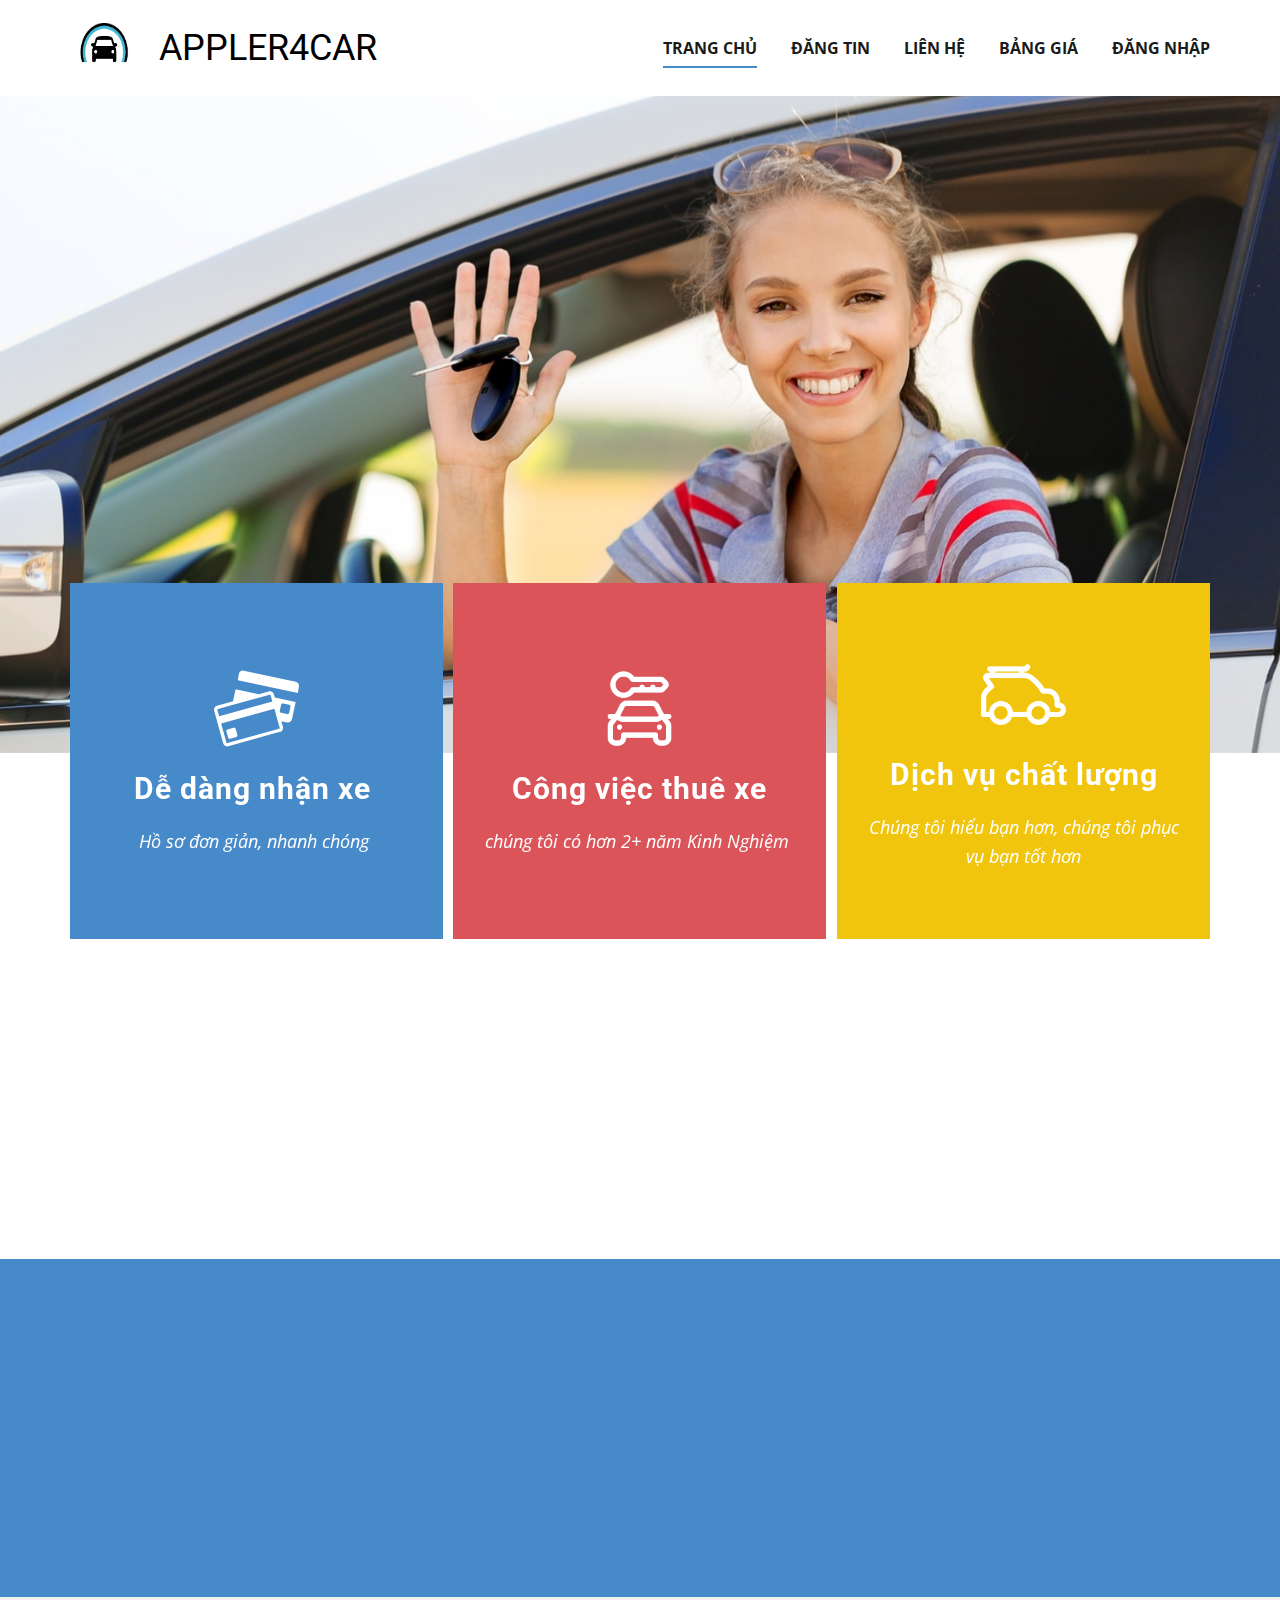
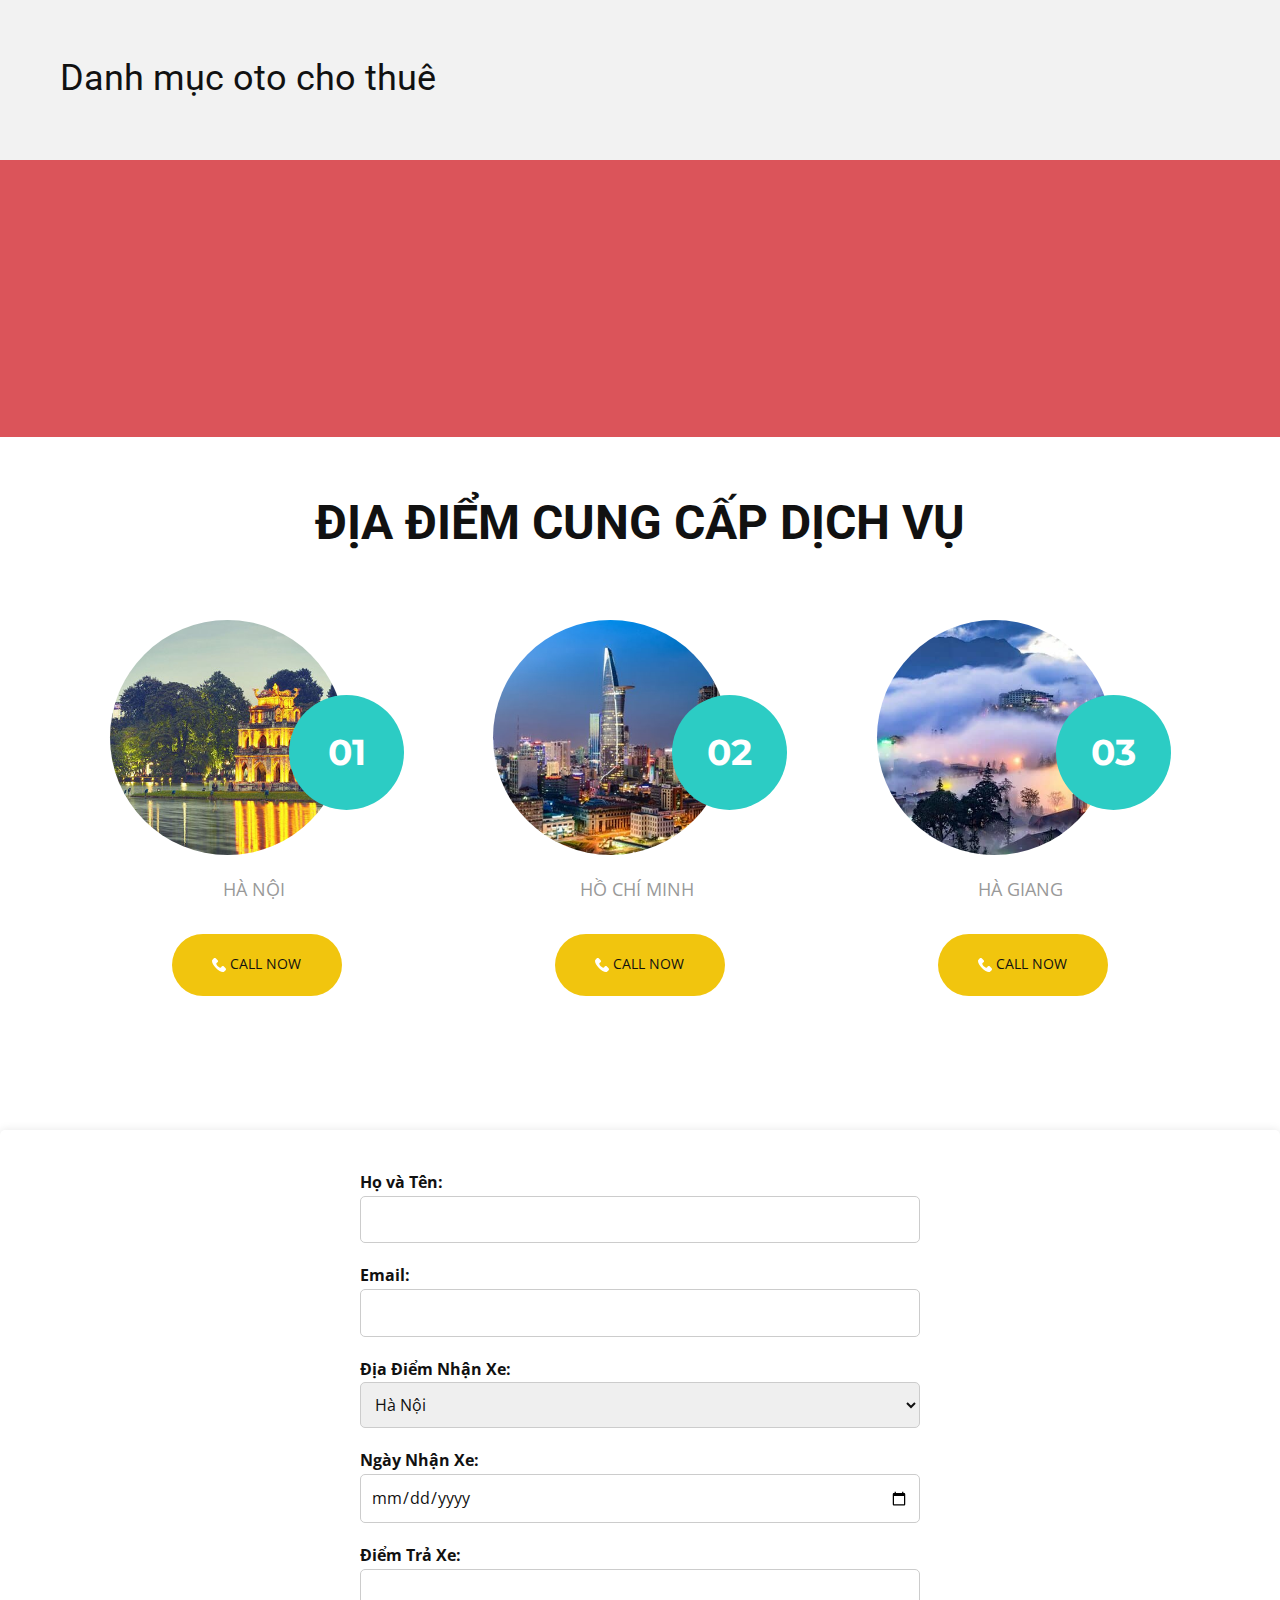
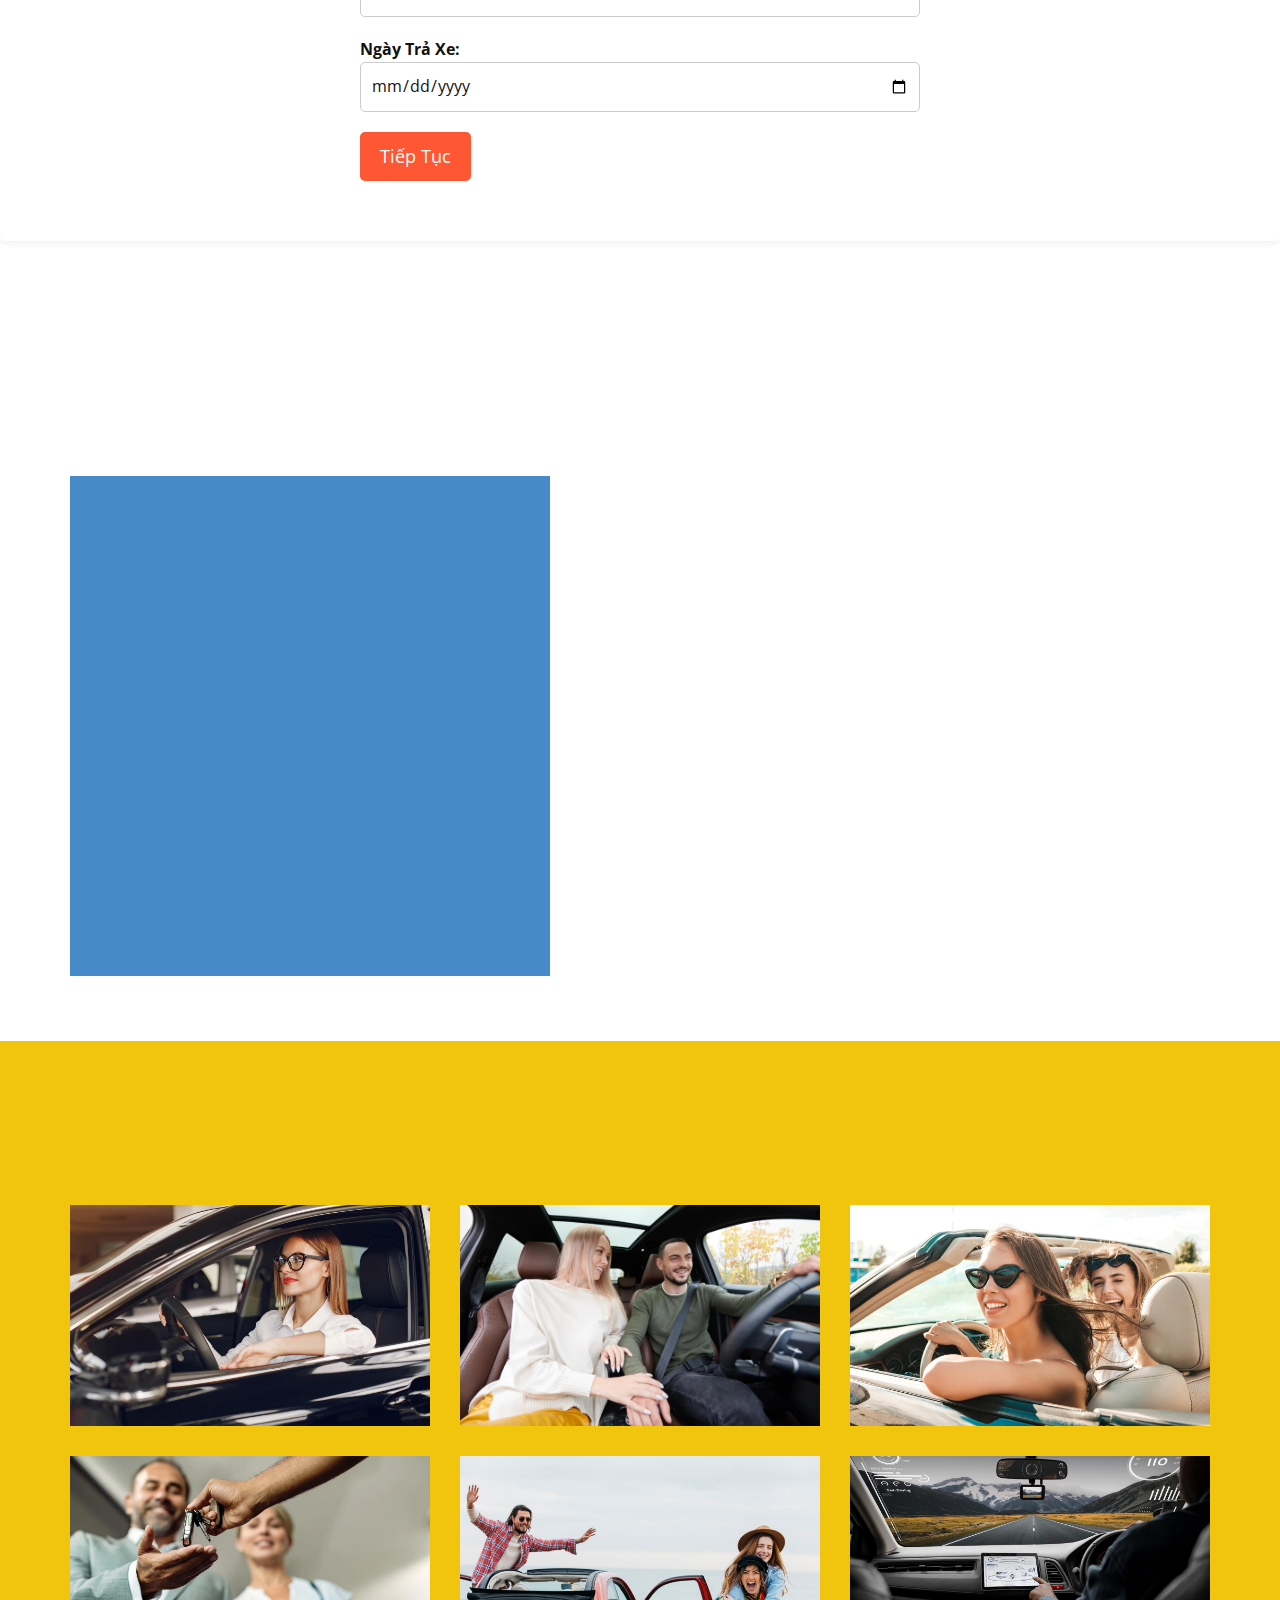
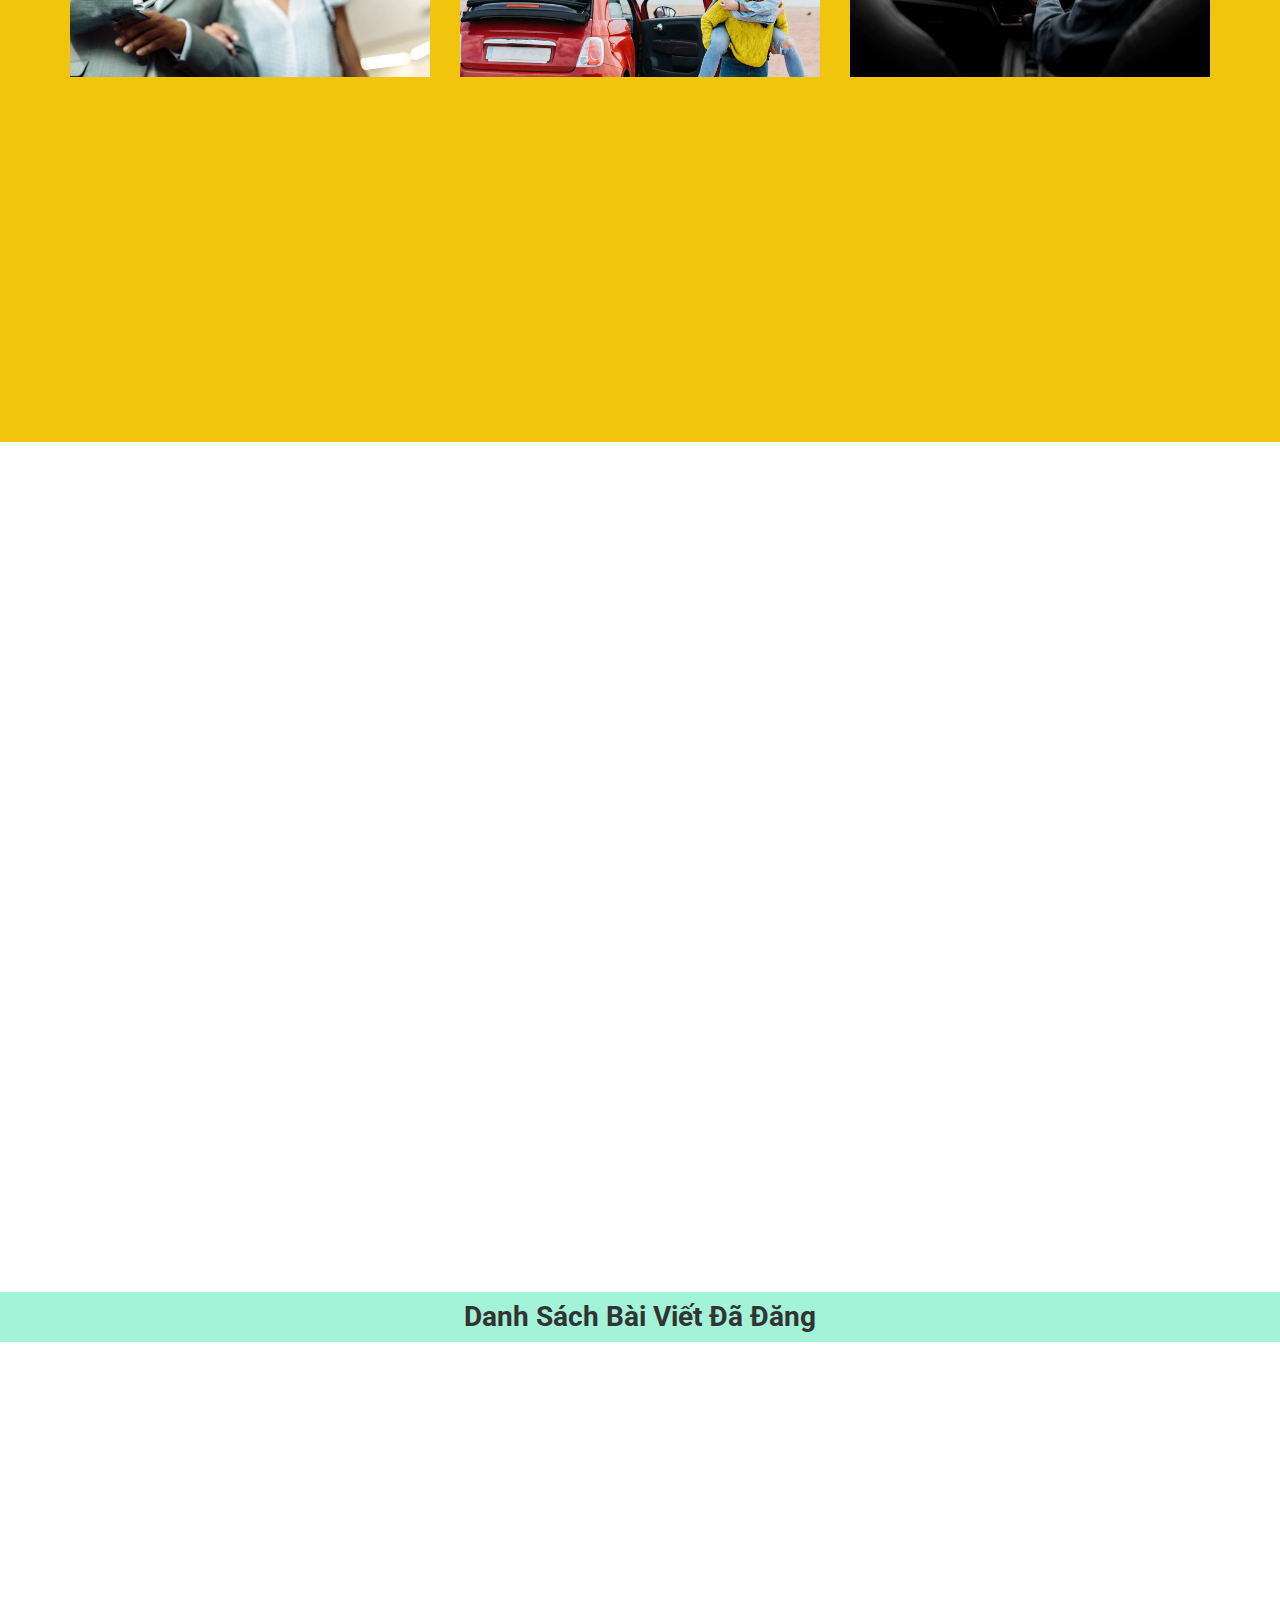
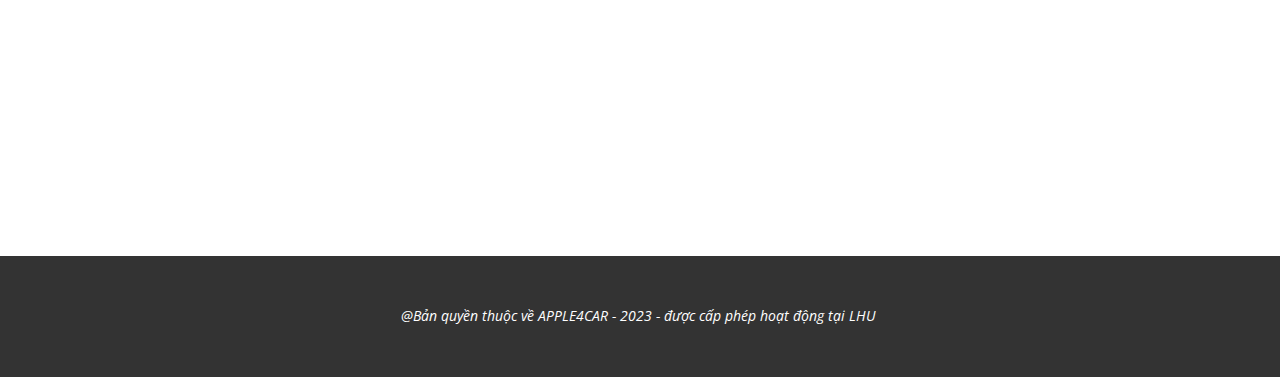
<file: index.html>
<!DOCTYPE html>
<html style="font-size: 16px;" lang="en">
<!-- s-->

<head>
  <meta name="viewport" content="width=device-width, initial-scale=1.0">
  <meta charset="utf-8">
  <meta name="keywords"
    content="​Book a car rental near you by giving us a call!, ​Best car &amp;amp; van rentals from top suppliers, ​Best valued deals from top car rental companies in USA, ​​Rent the perfect car, ​Car Rental Traveler Information, Car Rentals from $14">
  <meta name="description" content="">
  <title>Trang Chủ</title>
  <link rel="stylesheet" href="./assets/css/nicepage.css" media="screen">
  <link rel="stylesheet" href="./assets/css/Home.css" media="screen">
  <script class="u-script" type="text/javascript" src="./assets/js/jquery.js" defer=""></script>
  <script class="u-script" type="text/javascript" src="./assets/js/nicepage.js" defer=""></script>
  <meta name="generator" content="Nicepage 5.19.3, nicepage.com">
  <meta name="referrer" content="origin">
  <link id="u-theme-google-font" rel="stylesheet"
    href="https://fonts.googleapis.com/css?family=Roboto:100,100i,300,300i,400,400i,500,500i,700,700i,900,900i|Open+Sans:300,300i,400,400i,500,500i,600,600i,700,700i,800,800i">
  <link id="u-page-google-font" rel="stylesheet"
    href="https://fonts.googleapis.com/css?family=Montserrat:100,100i,200,200i,300,300i,400,400i,500,500i,600,600i,700,700i,800,800i,900,900i">

  <script type="application/ld+json">{
		"@context": "http://schema.org",
		"@type": "Organization",
		"name": "",
		"logo": "https://pixabay.com/get/g912608e8e6096e020b5a5259bd4fe20362236b88308a480095ee267ba384b80c913b0d64fad0f1065723c644494f4378371fb102902cc74ede49c77e2470416f_1280.png"
}</script>
  <meta name="theme-color" content="#478ac9">
  <meta property="og:title" content="Home">
  <meta property="og:type" content="website">
  <meta data-intl-tel-input-cdn-path="intlTelInput/">
</head>

<body data-path-to-root="./" class="u-body u-xl-mode" data-lang="en">
  <header class="u-clearfix u-header u-header" id="sec-5344">
    <div class="u-clearfix u-sheet u-sheet-1">
      <a href="" class="u-align-left u-image u-logo u-image-1">
        <img src="./assets/images/logo-xe.png" class="u-logo-image u-logo-image-1" height="50px" width="70px">
      </a>
      <h3 class="u-text u-text-black u-text-1">APPL<span style="font-weight: 700;"></span>ER4CAR
      </h3>
      <nav class="u-align-right u-menu u-menu-one-level u-offcanvas u-menu-1" data-position="">
        <div class="menu-collapse"
          style="font-size: 1rem; letter-spacing: 0px; font-weight: 700; text-transform: uppercase;">
          <a class="u-button-style u-custom-active-border-color u-custom-active-color u-custom-border u-custom-border-color u-custom-border-radius u-custom-borders u-custom-color u-custom-hover-border-color u-custom-hover-color u-custom-left-right-menu-spacing u-custom-padding-bottom u-custom-text-active-color u-custom-text-color u-custom-text-decoration u-custom-text-hover-color u-custom-text-shadow u-custom-text-shadow-blur u-custom-text-shadow-color u-custom-text-shadow-transparency u-custom-text-shadow-x u-custom-text-shadow-y u-custom-top-bottom-menu-spacing u-nav-link u-text-active-palette-1-base u-text-hover-palette-2-base"
            href="#">
            <svg class="u-svg-link" viewBox="0 0 24 24">
              <use xmlns:xlink="" xlink:href="#menu-hamburger"></use>
            </svg>
            <svg class="u-svg-content" version="1.1" id="menu-hamburger" viewBox="0 0 16 16" x="0px" y="0px"
              xmlns:xlink="" xmlns="">
              <g>
                <rect y="1" width="16" height="2"></rect>
                <rect y="7" width="16" height="2"></rect>
                <rect y="13" width="16" height="2"></rect>
              </g>
            </svg>
          </a>
        </div>
        <div class="u-custom-menu u-nav-container">
          <span id="user-greeting"></span>
          <ul class="u-nav u-spacing-30 u-unstyled u-nav-1">
            <li class="u-nav-item"><a
                class="u-border-2 u-border-active-palette-1-base u-border-hover-palette-1-light-1 u-border-no-left u-border-no-right u-border-no-top u-button-style u-nav-link u-text-active-grey-90 u-text-grey-90 u-text-hover-grey-90"
                href="index.html" style="padding: 10px 0px;">Trang Chủ </a>
            </li>
            <li class="u-nav-item"><a
                class="u-border-2 u-border-active-palette-1-base u-border-hover-palette-1-light-1 u-border-no-left u-border-no-right u-border-no-top u-button-style u-nav-link u-text-active-grey-90 u-text-grey-90 u-text-hover-grey-90"
                href="Dangtin.html" style="padding: 10px 0px;">Đăng Tin </a>
            </li>
            <li class="u-nav-item"><a
                class="u-border-2 u-border-active-palette-1-base u-border-hover-palette-1-light-1 u-border-no-left u-border-no-right u-border-no-top u-button-style u-nav-link u-text-active-grey-90 u-text-grey-90 u-text-hover-grey-90"
                href="ConTact.html" style="padding: 10px 0px;">Liên Hệ </a>
            </li>
            <li class="u-nav-item"><a
                class="u-border-2 u-border-active-palette-1-base u-border-hover-palette-1-light-1 u-border-no-left u-border-no-right u-border-no-top u-button-style u-nav-link u-text-active-grey-90 u-text-grey-90 u-text-hover-grey-90"
                href="price-list.html" style="padding: 10px 0px;">Bảng Giá </a>
            </li>
            <li class="u-nav-item"><a
                class="u-border-2 u-border-active-palette-1-base u-border-hover-palette-1-light-1 u-border-no-left u-border-no-right u-border-no-top u-button-style u-nav-link u-text-active-grey-90 u-text-grey-90 u-text-hover-grey-90"
                href="Sign-Up.html" style="padding: 10px 0px;">Đăng Nhập </a>
            </li>
          </ul>
        </div>
        <div class="u-custom-menu u-nav-container-collapse">
          <div class="u-black u-container-style u-inner-container-layout u-opacity u-opacity-95 u-sidenav">
            <div class="u-inner-container-layout u-sidenav-overflow">
              <div class="u-menu-close"></div>
              <ul class="u-align-center u-nav u-popupmenu-items u-unstyled u-nav-2">
                <li class="u-nav-item"><a class="u-button-style u-nav-link" href="index.html">Trang Chủ </a>
                </li>
                <li class="u-nav-item"><a class="u-button-style u-nav-link" href="Dangtin.html">Đăng Tin </a>
                </li>
                <li class="u-nav-item"><a class="u-button-style u-nav-link" href="Contact.html">Liên Hệ </a>
                </li>
                <li class="u-nav-item"><a class="u-button-style u-nav-link" href="price-list.html">Bảng Giá </a>
                </li>
                <li class="u-nav-item"><a class="u-button-style u-nav-link" href="Sign-Up.html">Đăng Nhập </a>
                </li>
              </ul>
            </div>
          </div>
          <div class="u-black u-menu-overlay u-opacity u-opacity-70"></div>
        </div>
      </nav>
    </div>
  </header>
  <section
    class="u-align-center u-clearfix u-container-align-center-lg u-container-align-center-md u-container-align-center-sm u-container-align-center-xl u-section-1"
    id="carousel_af4f">
    <img src="./assets/images/billionphotos1198446min.jpg"
      class="u-align-left u-expanded-width u-image u-left-0 u-image-1" data-animation-name="customAnimationIn"
      data-animation-duration="1500">
    <div class="u-list u-list-1">
      <div class="u-repeater u-repeater-1">
        <div
          class="u-container-align-center u-container-style u-custom-item u-list-item u-palette-1-base u-repeater-item u-list-item-1"
          data-animation-name="customAnimationIn" data-animation-duration="1500">
          <div class="u-container-layout u-similar-container u-valign-middle u-container-layout-1"><span
              class="u-align-center u-icon u-icon-circle u-text-white u-icon-1"><svg class="u-svg-link"
                preserveAspectRatio="xMidYMin slice" viewBox="0 0 611.996 611.996">
                <use xmlns:xlink="" xlink:href="#svg-dbcb"></use>
              </svg><svg class="u-svg-content" viewBox="0 0 611.996 611.996" x="0px" y="0px" id="svg-dbcb"
                style="enable-background:new 0 0 611.996 611.996;">
                <g>
                  <g>
                    <path
                      d="M588.63,113.193L213.812,33.871c-15.858-3.355-31.576,6.876-34.931,22.734l-7.121,45.762l432.477,91.519l7.121-45.762    C614.713,132.272,604.488,116.549,588.63,113.193z">
                    </path>
                    <path
                      d="M431.009,203.591c-4.378-15.766-20.854-25.085-36.615-20.714L323.24,202.63l-167.742-35.5l-18.448,87.165L21.786,286.287    c-15.76,4.372-25.079,20.848-20.708,36.609l64.958,234.078c4.378,15.76,20.855,25.085,36.615,20.708l372.608-103.403    c15.76-4.378,25.079-20.848,20.708-36.615l-11.15-40.184l41.789,8.835c15.858,3.361,31.576-6.87,34.931-22.728l26.439-124.937    L437.45,226.797L431.009,203.591z M474.04,322.559l9.215-43.552c1.384-6.521,7.85-10.727,14.37-9.35l43.552,9.221    c6.527,1.384,10.733,7.843,9.356,14.37l-9.215,43.552c-1.384,6.521-7.849,10.733-14.37,9.35l-43.552-9.215    C476.863,335.546,472.656,329.08,474.04,322.559z M28.27,309.646l103.115-28.606l243.299-67.517l26.181-7.274    c0.478-0.129,0.955-0.19,1.421-0.19c2.1,0,4.611,1.378,5.345,4.017l3.074,11.07l9.631,34.704L37.148,362.186l-12.705-45.768    C23.647,313.546,25.399,310.442,28.27,309.646z M472.601,444.141c0.49,1.776-0.024,3.245-0.545,4.164    c-0.514,0.918-1.506,2.119-3.282,2.608L96.173,554.316c-0.471,0.129-0.955,0.196-1.421,0.196c-2.1,0-4.611-1.384-5.345-4.023    L51.519,413.955l383.188-106.342l23.371,84.208L472.601,444.141z">
                    </path>
                    <path
                      d="M156.379,453.484c-1.788-6.429-8.499-10.225-14.928-8.443l-43.515,12.08c-6.423,1.782-10.225,8.499-8.437,14.928    l12.074,43.509c1.788,6.429,8.499,10.225,14.928,8.437l43.515-12.074c6.429-1.782,10.225-8.499,8.443-14.928L156.379,453.484z">
                    </path>
                  </g>
                </g>
              </svg></span>
            <h3 class="u-align-center u-text u-text-body-alt-color u-text-1"> Dễ dàng nhận xe&nbsp;</h3>
            <p class="u-align-center u-text u-text-body-alt-color u-text-2"> Hồ sơ đơn giản, nhanh chóng&nbsp;</p>
          </div>
        </div>
        <div
          class="u-container-align-center u-container-style u-custom-item u-list-item u-palette-2-base u-repeater-item u-list-item-2"
          data-animation-name="customAnimationIn" data-animation-duration="1500">
          <div class="u-container-layout u-similar-container u-valign-middle u-container-layout-2"><span
              class="u-align-center u-file-icon u-icon u-icon-circle u-text-white u-icon-2"><img
                src="./assets/images/6570894-6dfac3a7.png" alt=""></span>
            <h3 class="u-align-center u-text u-text-body-alt-color u-text-3">Công việc thuê xe</h3>
            <p class="u-align-center u-text u-text-body-alt-color u-text-4">chúng tôi có hơn 2+ năm Kinh Nghiệm&nbsp;
            </p>
          </div>
        </div>
        <div
          class="u-container-align-center u-container-style u-custom-item u-list-item u-palette-3-base u-repeater-item u-list-item-3"
          data-animation-name="customAnimationIn" data-animation-duration="1500">
          <div class="u-container-layout u-similar-container u-valign-middle u-container-layout-3"><span
              class="u-align-center u-file-icon u-icon u-icon-circle u-text-white u-icon-3"><img
                src="./assets/images/3451422-68ae1153.png" alt=""></span>
            <h3 class="u-align-center u-text u-text-body-alt-color u-text-5">Dịch vụ chất lượng</h3>
            <p class="u-align-center u-text u-text-body-alt-color u-text-6"> Chúng tôi hiểu bạn hơn, chúng tôi phục vụ
              bạn tốt hơn</p>
          </div>
        </div>
      </div>
    </div>
  </section>
  <section class="u-clearfix u-section-2" id="sec-a25a">
    <div class="u-clearfix u-sheet u-sheet-1">
      <div class="u-expanded-width u-list u-list-1">
        <div class="u-repeater u-repeater-1">
          <div
            class="u-container-align-center-lg u-container-align-center-md u-container-align-center-sm u-container-align-center-xs u-container-style u-list-item u-repeater-item u-list-item-1"
            data-animation-name="customAnimationIn" data-animation-duration="1500">
            <div class="u-container-layout u-similar-container u-valign-middle u-container-layout-1"><span
                class="u-align-center-lg u-align-center-md u-align-center-sm u-align-center-xs u-custom-item u-file-icon u-icon u-text-palette-1-base u-icon-1"><img
                  src="./assets/images/1008026-1847e1b0.png" alt=""></span>
              <h5 class="u-align-center-lg u-align-center-md u-align-center-sm u-align-center-xs u-text u-text-1"> Hủy
                bỏ miễn phí</h5>
            </div>
          </div>
          <div
            class="u-container-align-center-lg u-container-align-center-md u-container-align-center-sm u-container-align-center-xs u-container-style u-list-item u-repeater-item u-list-item-2"
            data-animation-name="customAnimationIn" data-animation-duration="1500">
            <div class="u-container-layout u-similar-container u-valign-middle u-container-layout-2"><span
                class="u-align-center-lg u-align-center-md u-align-center-sm u-align-center-xs u-custom-item u-file-icon u-icon u-text-palette-2-base u-icon-2"><img
                  src="./assets/images/3681447-90721d41.png" alt=""></span>
              <h5 class="u-align-center-lg u-align-center-md u-align-center-sm u-align-center-xs u-text u-text-2"> Không
                có phí ẩn</h5>
            </div>
          </div>
          <div
            class="u-container-align-center-lg u-container-align-center-md u-container-align-center-sm u-container-align-center-xs u-container-style u-list-item u-repeater-item u-list-item-3"
            data-animation-name="customAnimationIn" data-animation-duration="1500">
            <div class="u-container-layout u-similar-container u-valign-middle u-container-layout-3"><span
                class="u-align-center-lg u-align-center-md u-align-center-sm u-align-center-xs u-custom-item u-file-icon u-icon u-text-palette-3-base u-icon-3"><img
                  src="./assets/images/3468825-f2f81a97.png" alt=""></span>
              <h5 class="u-align-center-lg u-align-center-md u-align-center-sm u-align-center-xs u-text u-text-3"> Hỗ
                trợ khách hàng 24/7</h5>
            </div>
          </div>
        </div>
      </div>
    </div>
  </section>
  <section class="u-clearfix u-palette-1-base u-section-3" id="sec-1caf">
    <div class="u-clearfix u-sheet u-valign-middle u-sheet-1">
      <div class="data-layout-selected u-clearfix u-expanded-width u-layout-wrap u-layout-wrap-1">
        <div class="u-layout">
          <div class="u-layout-row">
            <div
              class="u-align-left u-container-align-center-md u-container-align-center-sm u-container-align-center-xs u-container-style u-layout-cell u-left-cell u-size-38-lg u-size-38-xl u-size-60-md u-size-60-sm u-size-60-xs u-layout-cell-1">
              <div class="u-container-layout u-valign-middle u-container-layout-1">
                <h2
                  class="u-align-center-md u-align-center-sm u-align-center-xs u-heading-font u-text u-text-white u-text-1"
                  data-animation-name="customAnimationIn" data-animation-duration="1500">Đặt thuê xe bằng cách gọi chúng
                  tôi!&nbsp;</h2>
              </div>
            </div>
            <div
              class="u-align-right u-container-align-center-md u-container-align-center-sm u-container-align-center-xs u-container-style u-layout-cell u-right-cell u-similar-fill u-size-22-lg u-size-22-xl u-size-60-md u-size-60-sm u-size-60-xs u-layout-cell-2">
              <div class="u-container-layout u-valign-middle u-container-layout-2">
                <a href="tel:+12-345-678-89089"
                  class="u-align-center u-border-active-palette-2-light-2 u-border-hover-palette-2-light-2 u-border-none u-btn u-btn-round u-button-style u-color-scheme-summer-time u-color-style-multicolor-1 u-custom u-palette-1-dark-2 u-radius-50 u-text-active-white u-text-hover-white u-btn-1"
                  data-animation-name="customAnimationIn" data-animation-duration="1500" data-animation-delay="500"
                  data-animation-direction="">+84 974253266</a>
              </div>
            </div>
          </div>
        </div>
      </div>
    </div>
  </section>
  <!-- -->
  <section id="motorcycles">
    <div class="container">
      <h3>Danh mục oto cho thuê</h3>
      <div class="motorcycles-wrapper">
        <!-- Đoạn mã sẽ được tạo ra từ API -->
      </div>
    </div>
  </section>

  <script>
    // script.js
    async function getThongTinXe() {
      try {
        const response = await fetch("https://apple4car.onrender.com/thongtinxe");
        if (response.status === 200) {
          const data = await response.json();
          return data;
        } else {
          throw new Error("Lỗi Tải Dữ Liệu Xe");
        }
      } catch (error) {
        console.log("Lỗi Tải Dữ Liệu Xe: " + error);
      }
    }

    function formatCurrency(number) {
      return number.toLocaleString('vi-VN');
    }

    document.addEventListener("DOMContentLoaded", async function () {
      const motorcyclesWrapper = document.querySelector(".motorcycles-wrapper");

      const thongTinXe = await getThongTinXe();

      thongTinXe.forEach(async function (xe) {
        const motorcycleDiv = document.createElement("div");
        motorcycleDiv.classList.add("motorcycle");

        const img = document.createElement("img");
        img.src = xe.Anh;
        img.alt = "oto máy";

        const h4 = document.createElement("h4");
        h4.textContent = xe.TenXe;

        const p = document.createElement("p");
        p.textContent = "Giá thuê: " + formatCurrency(xe.Gia) + " VND/ Ngày";

        const a = document.createElement("a");
        a.href = `thongtin.html?MaXe=${xe.MaXe}`; // Điều hướng đến trang thông tin xe

        a.classList.add("button");
        a.textContent = "Thuê ngay";

        motorcycleDiv.appendChild(img);
        motorcycleDiv.appendChild(h4);
        motorcycleDiv.appendChild(p);
        motorcycleDiv.appendChild(a);

        motorcyclesWrapper.appendChild(motorcycleDiv);
      });
    });

  </script>

  <section class="u-align-center u-clearfix u-container-align-center u-palette-2-base u-section-5" id="sec-956d">
    <div class="u-clearfix u-sheet u-sheet-1">
      <h2 class="u-align-center u-text u-text-default-xl u-text-1" data-animation-name="customAnimationIn"
        data-animation-duration="1500"> Ưu đãi có giá trị tốt nhất từ các công ty cho thuê xe hàng đầu tại Việt
        Nam&nbsp;</h2>

    </div>
  </section>
  <section class="u-align-center u-clearfix u-section-6" id="carousel_bb84">
    <div class="u-clearfix u-sheet u-sheet-1">
      <h2 class="u-align-center u-text u-text-default u-text-1">ĐỊA ĐIỂM CUNG CẤP DỊCH VỤ</h2>
      <div class="u-expanded-width u-list u-list-1">
        <div class="u-repeater u-repeater-1">
          <div class="u-align-center u-container-style u-list-item u-repeater-item">
            <div class="u-container-layout u-similar-container u-valign-top-md u-container-layout-1">
              <div class="u-image u-image-circle u-image-1" alt="" data-image-width="600" data-image-height="400"></div>
              <div class="u-align-center u-container-style u-group u-palette-4-base u-shape-circle u-group-1">
                <div class="u-container-layout u-valign-middle">
                  <h3 class="u-custom-font u-font-montserrat u-text u-text-2">01</h3>
                </div>
              </div>
              <p class="u-text u-text-grey-40 u-text-3">HÀ NỘI&nbsp;</p>
              <a href=""
                class="u-border-none u-btn u-btn-round u-button-style u-hover-palette-3-light-2 u-palette-3-base u-radius-50 u-btn-1"><span
                  class="u-icon u-text-white"><svg class="u-svg-content" viewBox="0 0 513.64 513.64" x="0px" y="0px"
                    style="width: 1em; height: 1em;">
                    <path
                      d="M499.66,376.96l-71.68-71.68c-25.6-25.6-69.12-15.359-79.36,17.92c-7.68,23.041-33.28,35.841-56.32,30.72 c-51.2-12.8-120.32-79.36-133.12-133.12c-7.68-23.041,7.68-48.641,30.72-56.32c33.28-10.24,43.52-53.76,17.92-79.36l-71.68-71.68 c-20.48-17.92-51.2-17.92-69.12,0l-48.64,48.64c-48.64,51.2,5.12,186.88,125.44,307.2c120.32,120.32,256,176.641,307.2,125.44 l48.64-48.64C517.581,425.6,517.581,394.88,499.66,376.96z">
                    </path>
                  </svg></span>&nbsp;Call now
              </a>
            </div>
          </div>
          <div class="u-align-center u-container-style u-list-item u-repeater-item">
            <div class="u-container-layout u-similar-container u-valign-top-md u-container-layout-3">
              <div class="u-image u-image-circle u-image-2" alt="" data-image-width="600" data-image-height="400"></div>
              <div class="u-align-center u-container-style u-group u-palette-4-base u-shape-circle u-group-2">
                <div class="u-container-layout u-valign-middle">
                  <h3 class="u-custom-font u-font-montserrat u-text u-text-default u-text-4">02</h3>
                </div>
              </div>
              <p class="u-text u-text-grey-40 u-text-5">HỒ CHÍ MINH&nbsp;</p>
              <a href=""
                class="u-border-none u-btn u-btn-round u-button-style u-hover-palette-3-light-2 u-palette-3-base u-radius-50 u-btn-2"><span
                  class="u-icon u-text-white"><svg class="u-svg-content" viewBox="0 0 513.64 513.64" x="0px" y="0px"
                    style="width: 1em; height: 1em;">
                    <path
                      d="M499.66,376.96l-71.68-71.68c-25.6-25.6-69.12-15.359-79.36,17.92c-7.68,23.041-33.28,35.841-56.32,30.72 c-51.2-12.8-120.32-79.36-133.12-133.12c-7.68-23.041,7.68-48.641,30.72-56.32c33.28-10.24,43.52-53.76,17.92-79.36l-71.68-71.68 c-20.48-17.92-51.2-17.92-69.12,0l-48.64,48.64c-48.64,51.2,5.12,186.88,125.44,307.2c120.32,120.32,256,176.641,307.2,125.44 l48.64-48.64C517.581,425.6,517.581,394.88,499.66,376.96z">
                    </path>
                  </svg></span>&nbsp;Call now
              </a>
            </div>
          </div>
          <div class="u-align-center u-container-style u-list-item u-repeater-item">
            <div class="u-container-layout u-similar-container u-valign-top-md u-container-layout-5">
              <div class="u-image u-image-circle u-image-3" alt="" data-image-width="640" data-image-height="410"></div>
              <div class="u-align-center u-container-style u-group u-palette-4-base u-shape-circle u-group-3">
                <div class="u-container-layout u-valign-middle">
                  <h3 class="u-custom-font u-font-montserrat u-text u-text-default u-text-6">03</h3>
                </div>
              </div>
              <p class="u-text u-text-grey-40 u-text-7">HÀ GIANG&nbsp;</p>
              <a href=""
                class="u-border-none u-btn u-btn-round u-button-style u-hover-palette-3-light-2 u-palette-3-base u-radius-50 u-btn-3"><span
                  class="u-icon u-text-white"><svg class="u-svg-content" viewBox="0 0 513.64 513.64" x="0px" y="0px"
                    style="width: 1em; height: 1em;">
                    <path
                      d="M499.66,376.96l-71.68-71.68c-25.6-25.6-69.12-15.359-79.36,17.92c-7.68,23.041-33.28,35.841-56.32,30.72 c-51.2-12.8-120.32-79.36-133.12-133.12c-7.68-23.041,7.68-48.641,30.72-56.32c33.28-10.24,43.52-53.76,17.92-79.36l-71.68-71.68 c-20.48-17.92-51.2-17.92-69.12,0l-48.64,48.64c-48.64,51.2,5.12,186.88,125.44,307.2c120.32,120.32,256,176.641,307.2,125.44 l48.64-48.64C517.581,425.6,517.581,394.88,499.66,376.96z">
                    </path>
                  </svg></span>&nbsp;Call now
              </a>
            </div>
          </div>
        </div>
      </div>
    </div>
  </section>
  <!-- Form Thêm -->
  <section id="pickup-info-form">
    <div class="container">
      <form id="pickup-form" action="https://apple4car.onrender.com/thongtin" method="post">

        <div class="form-group">
          <label for="HoTen">Họ và Tên:</label>
          <input type="text" id="HoTen" name="HoTen" required>
        </div>
        <div class="form-group">
          <label for="Email">Email:</label>
          <input type="Email" id="Email" name="Email" required>
        </div>
        <div class="form-group">
          <label for="DiemNhan">Địa Điểm Nhận Xe:</label>
          <select id="DiemNhan" name="DiemNhan" required>
            <option value="Hà Nội">Hà Nội</option>
            <option value="Hà Giang">Hà Giang</option>
        
            <option value="Hồ Chí Minh">Hồ Chí Minh</option>
          </select>
        </div>
        <div class="form-group">
          <label for="NgayNhan">Ngày Nhận Xe:</label>
          <input type="date" id="NgayNhan" name="NgayNhan" required>
        </div>
        <div class="form-group">
          <label for="DiemTra">Điểm Trả Xe:</label>
          <input type="text" id="DiemTra" name="DiemTra" required>
        </div>
        <div class="form-group">
          <label for="NgayTra">Ngày Trả Xe:</label>
          <input type="date" id="NgayTra" name="NgayTra" required>
        </div>
        <div class="form-group">
          <button type="submit">Tiếp Tục</button>
        </div>
      </form>
    </div>
  </section>
  <!-- Quảng Cáo -->
  <section class="u-clearfix u-section-7" id="carousel_8cc6">
    <div class="u-clearfix u-sheet u-valign-middle-lg u-valign-middle-md u-valign-middle-sm u-sheet-1">
      <div class="u-palette-1-base u-shape u-shape-rectangle u-shape-1" data-animation-name="pulse"
        data-animation-duration="1750" data-animation-direction="" data-animation-delay="500"></div>
      <img src="./assets/images/fggg-min.jpg" alt="" class="u-image u-image-default u-image-1" data-image-width="719"
        data-image-height="1080" data-animation-name="customAnimationIn" data-animation-duration="1500">
      <div class="u-container-style u-expanded-width-xs u-group u-white u-group-1"
        data-animation-name="customAnimationIn" data-animation-duration="1500" data-animation-delay="500">
        <div class="u-container-layout u-container-layout-1">
          <h2 class="u-text u-text-1"> Thuê những chiếc xe hoàn hảo</h2>
          <p class="u-align-justify u-text u-text-2">
            <span style="font-weight: 700;"> </span>
            <span style="font-weight: 700;">Bạn không chỉ có cơ hội thuê những chiếc xe xuất sắc mà còn được đảm bảo
              trải
              nghiệm thuê xe hoàn hảo. Với sự đa dạng trong dàn xe, bao gồm cả xe số sàn và số tự động, chúng tôi tự hào
              mang đến nhiều lựa chọn phù hợp với nhu cầu của bạn. Chất lượng và đáng tin cậy luôn được đặt lên hàng
              đầu, giúp bạn tận hưởng mỗi chuyến đi một cách thoải mái và an toàn.</span>
            <br>
          
          </p>

        </div>
      </div>
    </div>
  </section>
  <section class="u-align-center u-clearfix u-container-align-center u-palette-3-base u-section-8" id="carousel_52a4">
    <div class="u-clearfix u-sheet u-valign-middle u-sheet-1">
      <div class="u-expanded-width u-gallery u-layout-grid u-lightbox u-no-transition u-show-text-none u-gallery-1">
        <div class="u-gallery-inner u-gallery-inner-1">
          <div class="u-effect-hover-zoom u-gallery-item">
            <div class="u-back-slide" data-image-width="1380" data-image-height="920">
              <img class="u-back-image u-expanded" src="./assets/images/hggh.jpg">
            </div>
            <div class="u-over-slide u-shading u-over-slide-1"></div>
          </div>
          <div class="u-effect-hover-zoom u-gallery-item">
            <div class="u-back-slide" data-image-width="1800" data-image-height="987">
              <img class="u-back-image u-expanded" src="./assets/images/jhj.jpg">
            </div>
            <div class="u-over-slide u-shading u-over-slide-2"></div>
          </div>
          <div class="u-effect-hover-zoom u-gallery-item">
            <div class="u-back-slide" data-image-width="1380" data-image-height="920">
              <img class="u-back-image u-expanded" src="./assets/images/ghgh.jpg">
            </div>
            <div class="u-over-slide u-shading u-over-slide-3"></div>
          </div>
          <div class="u-effect-hover-zoom u-gallery-item">
            <div class="u-back-slide" data-image-width="1380" data-image-height="920">
              <img class="u-back-image u-expanded" src="./assets/images/ty.jpg">
            </div>
            <div class="u-over-slide u-shading u-over-slide-4"></div>
          </div>
          <div class="u-effect-hover-zoom u-gallery-item">
            <div class="u-back-slide" data-image-width="1380" data-image-height="920">
              <img class="u-back-image u-expanded" src="./assets/images/fg.jpg">
            </div>
            <div class="u-over-slide u-shading u-over-slide-5"></div>
          </div>
          <div class="u-effect-hover-zoom u-gallery-item">
            <div class="u-back-slide" data-image-width="1380" data-image-height="920">
              <img class="u-back-image u-expanded" src="./assets/images/ghghh.jpg">
            </div>
            <div class="u-over-slide u-shading u-over-slide-6"></div>
          </div>
        </div>
      </div>
      <h2 class="u-align-center u-text u-text-default u-text-1" data-animation-name="customAnimationIn"
        data-animation-duration="1500" data-animation-delay="500"> Cảm Nang Du Lịch&nbsp;</h2>
      <a href=""
        class="u-active-palette-3-light-1 u-align-center u-border-active-palette-2-light-2 u-border-hover-palette-2-light-2 u-border-none u-btn u-btn-round u-button-style u-color-scheme-summer-time u-color-style-multicolor-1 u-hover-palette-3-light-1 u-radius-50 u-text-active-white u-text-hover-white u-text-palette-3-base u-white u-btn-1"
        data-animation-name="customAnimationIn" data-animation-duration="1500" data-animation-delay="500"
        data-animation-direction="">Learn more</a>
    </div>
  </section>
  <section class="u-align-center u-clearfix u-section-9" id="carousel_407d">
    <div class="u-clearfix u-sheet u-valign-middle u-sheet-1">
      <div class="u-expanded-width u-palette-2-base u-shape u-shape-rectangle u-shape-1"
        data-animation-name="customAnimationIn" data-animation-duration="1500" data-animation-delay="250"></div>
      <img class="u-align-left u-image u-left-0 u-image-1" src="./assets/images/fxgdf.jpg" data-image-width="1200"
        data-image-height="523" data-animation-name="customAnimationIn" data-animation-duration="1500">
      <h2 class="u-align-center u-text u-text-1" data-animation-name="customAnimationIn" data-animation-duration="1500"
        data-animation-delay="500"> Lựa chọn thuê xe phù hợp ngân sách&nbsp;</h2>
      <p class="u-align-center u-text u-text-grey-50 u-text-2" data-animation-name="customAnimationIn"
        data-animation-duration="1500" data-animation-delay="500">Khám phá cơ hội thuê xe giá rẻ với chúng tôi! Chúng
        tôi cam kết mang đến cho bạn những lựa chọn xe phù hợp với ngân sách của bạn, đồng thời không làm giảm đi chất
        lượng và tin cậy. Với dịch vụ thuê xe giá cạnh tranh, bạn có thể khám phá nhiều địa điểm thú vị mà không cần lo
        lắng về tài chính. Hãy liên hệ ngay hôm nay để tận hưởng một hành trình tiết kiệm và thoải mái.</p>
      <a href=""
        class="u-active-palette-1-dark-2 u-align-center u-border-active-palette-2-light-2 u-border-hover-palette-2-light-2 u-btn u-btn-round u-button-style u-color-scheme-summer-time u-color-style-multicolor-1 u-hover-palette-1-dark-2 u-palette-1-base u-radius-50 u-text-active-white u-text-hover-white u-btn-1"
        data-animation-name="customAnimationIn" data-animation-duration="1500" data-animation-delay="500"
        data-animation-direction="">learn more</a>


    </div>
  </section>
  <div class="product-list-title">
    <h1>Danh Sách Bài Viết Đã Đăng</h1>
  </div>

  <div id="product-list" class="product-list"></div>

<script>
  const productListContainer = document.getElementById("product-list");

  const requestOptions = {
    method: "GET",
    headers: {
      "Content-Type": "application/json",
    }
  };

  // Xử lý sự kiện khi nút "Xem Chi Tiết" được nhấn
  function viewDetails(MaBai) {
// Lưu mã bài viết vào localStorage
localStorage.setItem("selectedMaBai", MaBai);
// Chuyển trang

function formatCurrency(number) {
      return number.toLocaleString('vi-VN');
    }
window.location.href = `thongtinbaidang.html`;

  }
  const numberOfImages = 9;
  fetch('https://apple4car.onrender.com/posts', requestOptions)
    .then(response => response.json())
    .then(data => {
      const posts = data;

      if (productListContainer) {
        posts.forEach(post => {
          const productItem = document.createElement("div");
          productItem.className = "product-item";

          const productCode = document.createElement("p");
          productCode.textContent = post.MaBai;

          const productName = document.createElement("h4");
          productName.textContent = post.TenBaiDang;

          const productLocation = document.createElement("p");
          productLocation.textContent = `Địa Điểm: ${post.DiaDiemCoXe}`;

          const productPrice = document.createElement("p");
          productPrice.textContent = "Giá Thuê: "+ formatCurrency(post.GiaThue) +  " VNĐ/Ngày";
          // p.textContent = "Giá thuê: " + formatCurrency(xe.Gia) + " VND/ Ngày";

          const productImage = document.createElement("img");
                productImage.className = "product-image";

                // Tạo số ngẫu nhiên từ 1 đến numberOfImages
                const randomImageNumber = Math.floor(Math.random() * numberOfImages) + 1;

                // Kết hợp số ngẫu nhiên với tên tệp ảnh cố định
                const imageFileName = `xe${randomImageNumber}.jpg`;

                // Tạo đường dẫn đầy đủ đến tệp ảnh
                const fullImagePath = `./assets/images/imagesXe/${imageFileName}`;

                        productImage.src = fullImagePath;
                        productImage.alt = post.HinhAnh;
          
          productItem.appendChild(productName);
          productItem.appendChild(productLocation);
          productItem.appendChild(productPrice);
          productItem.appendChild(productImage);

          const detailButton = document.createElement("button");
          detailButton.textContent = "Xem Chi Tiết";
          // Gọi hàm xử lý khi nút "Xem Chi Tiết" được nhấn
          detailButton.addEventListener("click", () => {
            viewDetails(post.MaBai);
          });

          productItem.appendChild(detailButton);

          productListContainer.appendChild(productItem);
        });
      } else {
        console.error("Không tìm thấy phần tử 'product-list' trên trang.");
      }
    })
    .catch(error => {
      console.error('Lỗi:', error);
    });
</script>
  <section class="u-clearfix u-container-align-center u-section-10" id="sec-6f22">
    <div class="u-clearfix u-sheet u-valign-middle u-sheet-1">
      <div class="data-layout-selected u-clearfix u-expanded-width u-layout-wrap u-layout-wrap-1">
        <div class="u-layout">
          <div class="u-layout-row">
            <div
              class="u-container-align-center u-container-style u-layout-cell u-size-20-lg u-size-20-xl u-size-30-md u-size-30-sm u-size-30-xs u-layout-cell-1"
              data-animation-name="customAnimationIn" data-animation-duration="1500" data-animation-delay="0">
              <div class="u-container-layout u-valign-top u-container-layout-1">
                <h4 class="u-align-center u-text u-text-1"> trả lời qua Mail</h4>
                <p class="u-align-center u-text u-text-default u-text-2"> Đặt Lịch Ngay để tiến hành đặt Xe </p>
                <div class="u-align-center-sm u-align-center-xs u-form u-form-1">
                  <form action="" class="u-clearfix u-form-spacing-10 u-form-vertical u-inner-form" source="email"
                    name="form" style="padding: 0px;">
                    <div class="u-form-email u-form-group u-label-none">
                      <label for="email-5b2e" class="u-label">Email</label>
                      <input type="email" placeholder="Enter a valid email address" id="email-5b2e" name="email"
                        class="u-grey-10 u-input u-input-rectangle u-radius-50 u-input-1" required="">
                    </div>
                    <div class="u-align-left u-form-group u-form-submit u-label-none">
                      <a href="#"
                        class="u-active-palette-1-dark-2 u-border-none u-btn u-btn-round u-btn-submit u-button-style u-hover-palette-1-dark-2 u-radius-50 u-btn-1">Gửi </a>
                      <input type="submit" value="submit" class="u-form-control-hidden">
                    </div>
                    <div class="u-form-send-message u-form-send-success"> Thank you! chúng tôi sẻ liên hệ sau . </div>
                    <div class="u-form-send-error u-form-send-message"> lỗi, liên hệ lại sau </div>
                    <input type="hidden" value="" name="recaptchaResponse">
                    <input type="hidden" name="formServices" value="67bc2181-1ee0-5942-65e7-b5b59c89bdb5">
                  </form>
                </div>
              </div>
            </div>
            <div
              class="u-container-align-center-lg u-container-align-center-md u-container-align-center-xl u-container-style u-layout-cell u-size-20-lg u-size-20-xl u-size-30-md u-size-30-sm u-size-30-xs u-layout-cell-2"
              data-animation-name="customAnimationIn" data-animation-duration="1500" data-animation-delay="500"
              data-animation-direction="">
              <div class="u-container-layout u-valign-top u-container-layout-2"><span
                  class="u-align-center u-file-icon u-icon u-icon-1"><img src="./assets/images/733585.png"
                    alt=""></span>
                <h4 class="u-align-center u-text u-text-3"> Hỗ Trợ </h4>
                <p class="u-align-center u-text u-text-default-lg u-text-default-md u-text-default-xl u-text-4"> Tư Vấn nhanh chóng &amp; nhiệt tình .</p>
                <a href="tel:+12-345-678-89089"
                  class="u-active-palette-2-dark-3 u-align-center u-border-active-palette-2-light-2 u-border-hover-palette-2-light-2 u-border-none u-btn u-btn-round u-button-style u-color-scheme-summer-time u-color-style-multicolor-1 u-custom u-hover-palette-2-dark-3 u-palette-2-base u-radius-50 u-text-active-white u-text-hover-white u-btn-2"
                  data-animation-name="" data-animation-duration="0" data-animation-delay="0"
                  data-animation-direction="">0 974 253 266</a>
              </div>
            </div>
            <div
              class="cell-temp-clone u-container-align-center u-container-style u-layout-cell u-size-20-lg u-size-20-xl u-size-60-md u-size-60-sm u-size-60-xs u-layout-cell-3"
              data-animation-name="customAnimationIn" data-animation-duration="1500" data-animation-delay="750"
              data-animation-direction="">
              <div class="u-container-layout u-valign-top u-container-layout-3"><span
                  class="u-align-center u-file-icon u-icon u-text-palette-3-light-1 u-icon-2"><img
                    src="./assets/images/684849-c7cfdcda.png" alt=""></span>
                <h4 class="u-align-center u-text u-text-5"> Live Chat</h4>
                <p class="u-align-center u-text u-text-6"> Trả lời Nhanh Chống Và Tiện Lợi </p>
                <a href="tel:+12-345-678-89089"
                  class="u-active-palette-3-dark-3 u-align-center u-border-active-palette-2-light-2 u-border-hover-palette-2-light-2 u-border-none u-btn u-btn-round u-button-style u-color-scheme-summer-time u-color-style-multicolor-1 u-custom u-hover-palette-3-dark-3 u-palette-3-base u-radius-50 u-text-active-white u-text-hover-white u-btn-3"
                  data-animation-name="" data-animation-duration="0" data-animation-delay="0"
                  data-animation-direction="">Live chart</a>
              </div>
            </div>
          </div>
        </div>
      </div>
    </div>
  </section>


  
  <script>
    document.addEventListener("DOMContentLoaded", function () {
      const form = document.querySelector("#pickup-form");

      form.addEventListener("submit", function (event) {
        event.preventDefault(); // Ngăn chặn gửi lại trang

        // Lấy dữ liệu từ các trường trong biểu mẫu
        const HoTen = document.querySelector("#HoTen").value;
        const Email = document.querySelector("#Email").value;
        const DiemNhan = document.querySelector("#DiemNhan").value;
        const NgayNhan = document.querySelector("#NgayNhan").value;
        const DiemTra = document.querySelector("#DiemTra").value;
        const NgayTra = document.querySelector("#NgayTra").value;

        // Tạo một đối tượng dữ liệu để gửi qua API
        const data = {
          HoTen,
          Email,
          DiemNhan,
          NgayNhan,
          DiemTra,
          NgayTra,
        };

        // Gửi dữ liệu qua API bằng fetch hoặc Axios
        fetch("https://apple4car.onrender.com/thongtin", {
          method: "POST",
          headers: {
            "Content-Type": "application/json",
          },
          body: JSON.stringify(data),
        })
          .then((response) => response.json())
          .then((data) => {
           
            console.log(data);
          })
          .catch((error) => {
            console.error("Lỗi:", error);
          });
      });
    });



  </script>

  <footer class="u-align-center u-clearfix u-footer u-grey-80 u-footer" id="sec-47a3">
    <div class="u-clearfix u-sheet u-sheet-1">
      <p class="u-align-center u-small-text u-text u-text-variant u-text-1">@B<span
          style="font-style: italic;"></span>ản quyền thuộc về APPLE4CAR - 2023 - được cấp phép hoạt động tại LHU&nbsp;
      </p>
    </div>
  </footer>
  <script>
    
    // Lấy thông tin đăng nhập từ localStorage
    const loggedInUser = localStorage.getItem('loggedInUser');
    
    const loginLink = document.querySelector('a[href="Sign-Up.html"]');
    
    if (loggedInUser) {
        // Đã đăng nhập
        if (loginLink) {
            loginLink.textContent = `Xin chào, ${loggedInUser}`;
        }
      }
        </script>

<script>
  function deleteCookie(cookieName) {
  document.cookie = `${cookieName}=; expires=Thu, 01 Jan 1970 00:00:00 UTC`;
}
document.addEventListener('DOMContentLoaded', function () {
  const loggedInUser = localStorage.getItem('loggedInUser');
  const userGreeting = document.getElementById('user-greeting');
  const loginLink = document.querySelector('a[href="Sign-Up.html"]');

  if (loggedInUser) {
      // Đã đăng nhập, hiển thị tên người dùng và liên kết "Đăng Xuất"
      if (userGreeting) {
          userGreeting.textContent = `Xin chào, ${loggedInUser}`;
      }

      const logoutButton = document.createElement('a');
      logoutButton.textContent = 'Đăng Xuất';
      logoutButton.href = '#';

      // Xử lý sự kiện đăng xuất
      logoutButton.addEventListener('click', () => {
          // Xóa thông tin đăng nhập và quay trở lại trang đăng nhập
          deleteCookie('ss')
          localStorage.removeItem('loggedInUser');
          window.location.href = 'Sign-Up.html';
      });

      // Thay thế liên kết "Đăng Nhập" bằng liên kết "Đăng Xuất"
      if (loginLink) {
          loginLink.replaceWith(logoutButton);
      }
  }
});

</script>
</body>

</html>
</file>
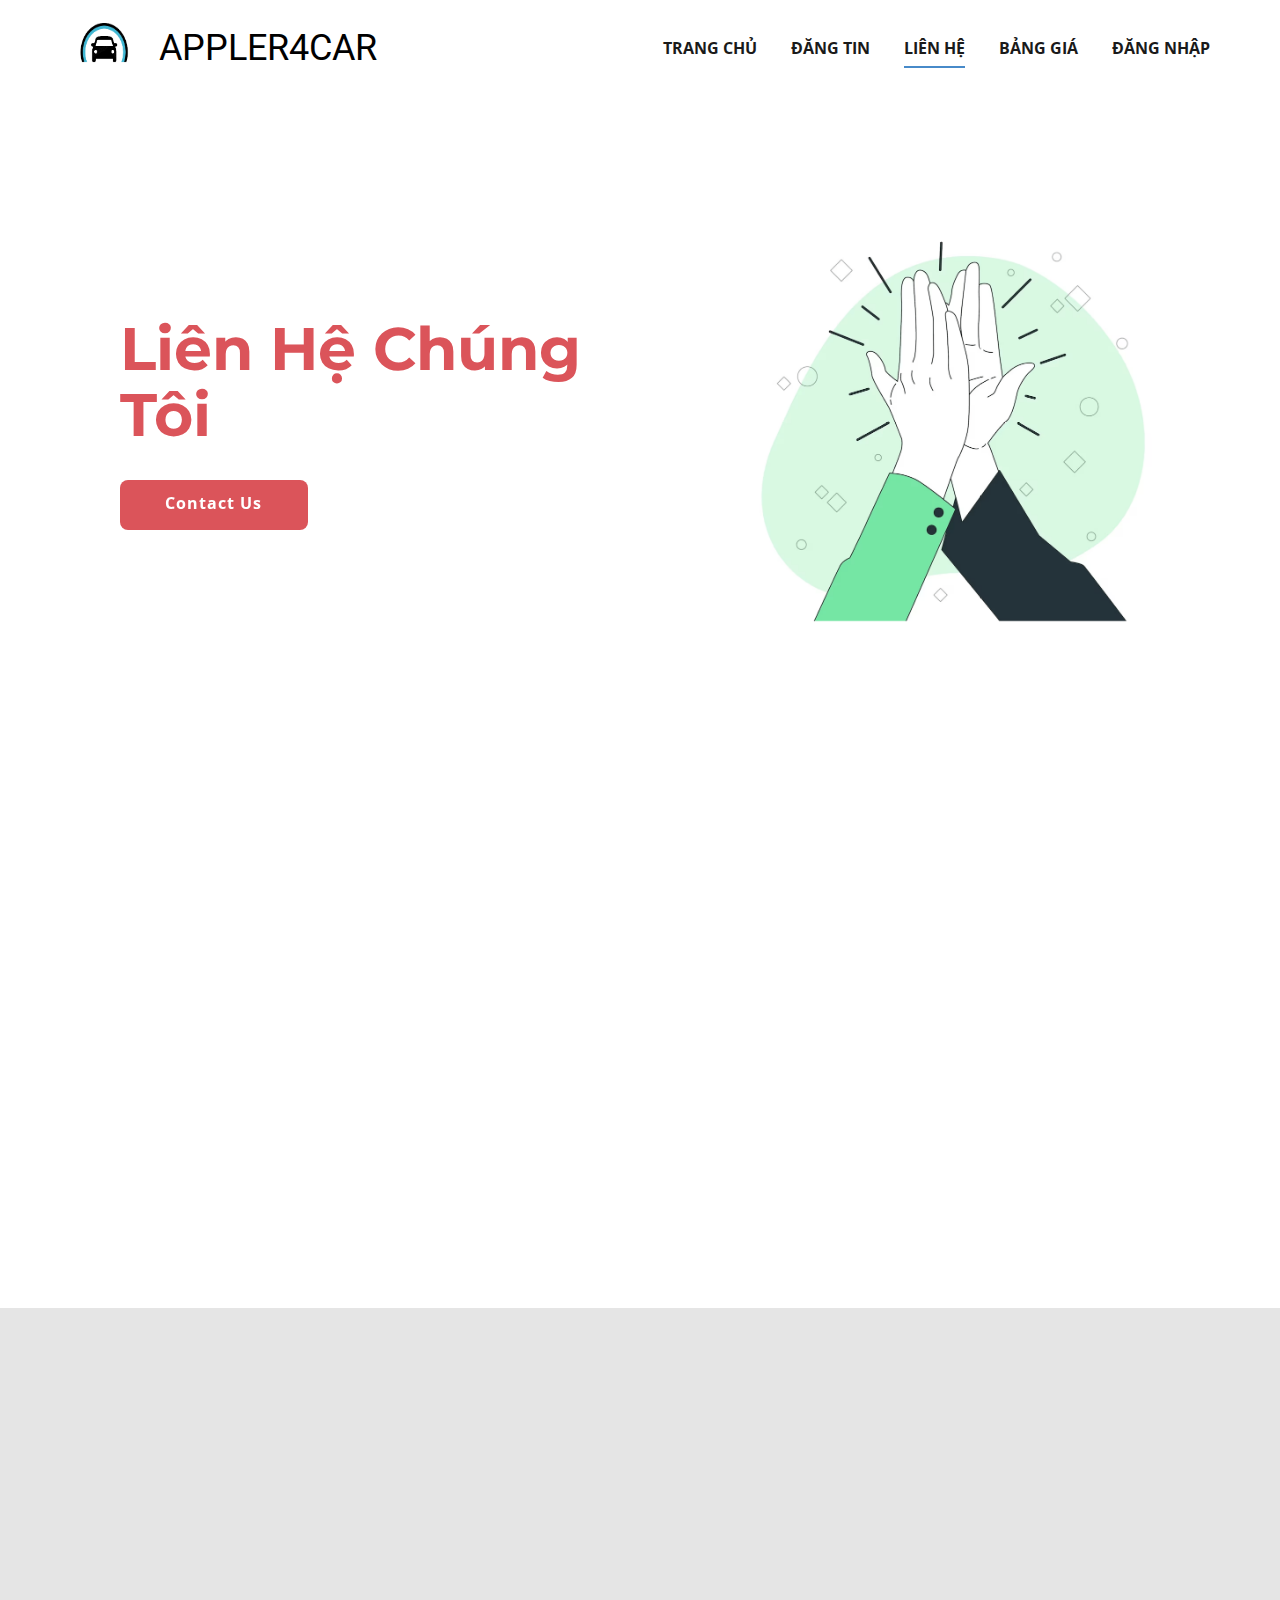
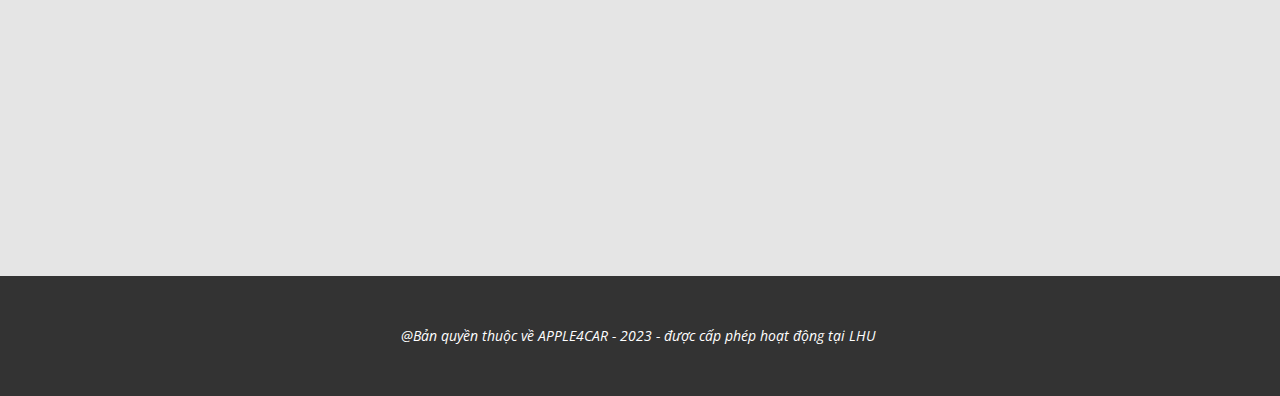
<file: ConTact.html>
<!DOCTYPE html>
<html style="font-size: 16px;" lang="en">

<head>
  <meta name="viewport" content="width=device-width, initial-scale=1.0">
  <meta charset="utf-8">
  <meta name="keywords"
    content="​Do you want to start a project, join the team or just say hi?, ​We&amp;apos;d love to hear from you!">
  <meta name="description" content="">
  <title>ConTact</title>
  <link rel="stylesheet" href="./assets/css/nicepage.css" media="screen">
  <link rel="stylesheet" href="./assets/css/ConTact.css" media="screen">
  <script class="u-script" type="text/javascript" src="./assets/js/jquery.js" defer=""></script>
  <script class="u-script" type="text/javascript" src="./assets/js/nicepage.js" defer=""></script>
  <meta name="generator" content="Nicepage 5.19.3, nicepage.com">
  <meta name="referrer" content="origin">
  <link id="u-theme-google-font" rel="stylesheet"
    href="https://fonts.googleapis.com/css?family=Roboto:100,100i,300,300i,400,400i,500,500i,700,700i,900,900i|Open+Sans:300,300i,400,400i,500,500i,600,600i,700,700i,800,800i">
  <link id="u-page-google-font" rel="stylesheet"
    href="https://fonts.googleapis.com/css?family=Montserrat:100,100i,200,200i,300,300i,400,400i,500,500i,600,600i,700,700i,800,800i,900,900i">





  <script type="application/ld+json">{
		"@context": "http://schema.org",
		"@type": "Organization",
		"name": "",
		"logo": "https://pixabay.com/get/g912608e8e6096e020b5a5259bd4fe20362236b88308a480095ee267ba384b80c913b0d64fad0f1065723c644494f4378371fb102902cc74ede49c77e2470416f_1280.png"
}</script>
  <meta name="theme-color" content="#478ac9">
  <meta property="og:title" content="ConTact">
  <meta property="og:type" content="website">
  <meta data-intl-tel-input-cdn-path="intlTelInput/">
</head>

<body data-path-to-root="./" class="u-body u-xl-mode" data-lang="en">
  <header class="u-clearfix u-header u-header" id="sec-5344">
    <div class="u-clearfix u-sheet u-sheet-1">
      <a href="/assets/images/logo-xe.png" class="u-align-left u-image u-logo u-image-1" data-image-width="1280"
        data-image-height="1280">
        <img src="./assets/images/logo-xe.png" class="u-logo-image u-logo-image-1">
      </a>
      <h3 class="u-text u-text-black u-text-1">APPL<span style="font-weight: 700;"></span>ER4CAR
      </h3>
      <nav class="u-align-right u-menu u-menu-one-level u-offcanvas u-menu-1" data-position="">
        <div class="menu-collapse"
          style="font-size: 1rem; letter-spacing: 0px; font-weight: 700; text-transform: uppercase;">
          <a class="u-button-style u-custom-active-border-color u-custom-active-color u-custom-border u-custom-border-color u-custom-border-radius u-custom-borders u-custom-color u-custom-hover-border-color u-custom-hover-color u-custom-left-right-menu-spacing u-custom-padding-bottom u-custom-text-active-color u-custom-text-color u-custom-text-decoration u-custom-text-hover-color u-custom-text-shadow u-custom-text-shadow-blur u-custom-text-shadow-color u-custom-text-shadow-transparency u-custom-text-shadow-x u-custom-text-shadow-y u-custom-top-bottom-menu-spacing u-nav-link u-text-active-palette-1-base u-text-hover-palette-2-base"
            href="#">
            <svg class="u-svg-link" viewBox="0 0 24 24">
              <use xmlns:xlink="http://www.w3.org/1999/xlink" xlink:href="#menu-hamburger"></use>
            </svg>
            <svg class="u-svg-content" version="1.1" id="menu-hamburger" viewBox="0 0 16 16" x="0px" y="0px"
              xmlns:xlink="http://www.w3.org/1999/xlink" xmlns="http://www.w3.org/2000/svg">
              <g>
                <rect y="1" width="16" height="2"></rect>
                <rect y="7" width="16" height="2"></rect>
                <rect y="13" width="16" height="2"></rect>
              </g>
            </svg>
          </a>
        </div>
        <div class="u-custom-menu u-nav-container">
          <span id="user-greeting"></span>
          <ul class="u-nav u-spacing-30 u-unstyled u-nav-1">
            <li class="u-nav-item"><a
                class="u-border-2 u-border-active-palette-1-base u-border-hover-palette-1-light-1 u-border-no-left u-border-no-right u-border-no-top u-button-style u-nav-link u-text-active-grey-90 u-text-grey-90 u-text-hover-grey-90"
                href="index.html" style="padding: 10px 0px;">Trang Chủ </a>
            </li>
            <li class="u-nav-item"><a
                class="u-border-2 u-border-active-palette-1-base u-border-hover-palette-1-light-1 u-border-no-left u-border-no-right u-border-no-top u-button-style u-nav-link u-text-active-grey-90 u-text-grey-90 u-text-hover-grey-90"
                href="Dangtin.html" style="padding: 10px 0px;">Đăng Tin  </a>
            </li>
            <li class="u-nav-item"><a
                class="u-border-2 u-border-active-palette-1-base u-border-hover-palette-1-light-1 u-border-no-left u-border-no-right u-border-no-top u-button-style u-nav-link u-text-active-grey-90 u-text-grey-90 u-text-hover-grey-90"
                href="ConTact.html" style="padding: 10px 0px;">Liên Hệ </a>
            </li>
            <li class="u-nav-item"><a
                class="u-border-2 u-border-active-palette-1-base u-border-hover-palette-1-light-1 u-border-no-left u-border-no-right u-border-no-top u-button-style u-nav-link u-text-active-grey-90 u-text-grey-90 u-text-hover-grey-90"
                href="price-list.html" style="padding: 10px 0px;">Bảng Giá </a>
            </li>
            <li class="u-nav-item"><a
                class="u-border-2 u-border-active-palette-1-base u-border-hover-palette-1-light-1 u-border-no-left u-border-no-right u-border-no-top u-button-style u-nav-link u-text-active-grey-90 u-text-grey-90 u-text-hover-grey-90"
                href="Sign-Up.html" style="padding: 10px 0px;">Đăng Nhập </a>
            </li>
          </ul>
        </div>
        <div class="u-custom-menu u-nav-container-collapse">
          <div class="u-black u-container-style u-inner-container-layout u-opacity u-opacity-95 u-sidenav">
            <div class="u-inner-container-layout u-sidenav-overflow">
              <div class="u-menu-close"></div>
              <ul class="u-align-center u-nav u-popupmenu-items u-unstyled u-nav-2">
                <li class="u-nav-item"><a class="u-button-style u-nav-link" href="index.html">Trang Chủ </a>
                </li>
                <li class="u-nav-item"><a class="u-button-style u-nav-link" href="Dangtin.html">Đăng Tin </a>
                </li>
                <li class="u-nav-item"><a class="u-button-style u-nav-link" href="Contact.html">Liên Hệ </a>
                </li>
                <li class="u-nav-item"><a class="u-button-style u-nav-link" href="price-list.html">Bảng Giá </a>
                </li>
                <li class="u-nav-item"><a class="u-button-style u-nav-link" href="Sign-Up.html">Đăng Nhập </a>
                </li>
              </ul>
            </div>
          </div>
          <div class="u-black u-menu-overlay u-opacity u-opacity-70"></div>
        </div>
      </nav>
    </div>
  </header>
  <section class="u-clearfix u-container-align-center u-section-1" id="sec-a3f2">
    <div class="u-clearfix u-sheet u-valign-middle u-sheet-1">
      <div class="data-layout-selected u-clearfix u-expanded-width u-gutter-0 u-layout-wrap u-layout-wrap-1">
        <div class="u-layout">
          <div class="u-layout-row">
            <div
              class="u-align-left u-container-style u-layout-cell u-left-cell u-size-33-lg u-size-33-xl u-size-60-md u-size-60-sm u-size-60-xs u-size-xs-60 u-white u-layout-cell-1"
              src="" data-animation-name="customAnimationIn" data-animation-duration="1500">
              <div class="u-container-layout u-valign-middle u-container-layout-1">
                <h1
                  class="u-align-center-md u-align-center-sm u-align-center-xs u-align-left-lg u-align-left-xl u-custom-font u-font-montserrat u-text u-text-palette-2-base u-text-1"
                  data-animation-name="customAnimationIn" data-animation-duration="1500">Liên Hệ Chúng Tôi</h1>
                <a href=""
                  class="u-active-grey-15 u-align-center-md u-align-center-sm u-align-center-xs u-align-left-lg u-align-left-xl u-border-none u-btn u-btn-round u-button-style u-hover-grey-15 u-palette-2-base u-radius-8 u-text-active-grey-80 u-text-body-alt-color u-text-hover-grey-80 u-btn-1"
                  data-animation-name="customAnimationIn" data-animation-duration="1500"
                  data-animation-delay="500">Contact Us</a>
              </div>
            </div>
            <div
              class="u-align-center u-container-align-center u-container-style u-layout-cell u-right-cell u-size-27-lg u-size-27-xl u-size-60-md u-size-60-sm u-size-60-xs u-size-xs-60 u-layout-cell-2"
              src="">
              <div
                class="u-container-layout u-valign-middle-lg u-valign-middle-md u-valign-middle-sm u-valign-middle-xl u-container-layout-2"
                src="">
                <img
                  class="u-expanded-width-md u-expanded-width-sm u-expanded-width-xs u-image u-image-contain u-image-1"
                  src="./assets/images/Untitled-3-min.png" data-image-width="900" data-image-height="896"
                  data-animation-name="flipIn" data-animation-duration="1500" data-animation-delay="500"
                  data-animation-direction="X">
              </div>
            </div>
          </div>
        </div>
      </div>
    </div>
  </section>
  

  <section class="u-clearfix u-container-align-center u-white u-section-2" id="sec-f120">
    <div class="u-clearfix u-sheet u-sheet-1">
      <div class="data-layout-selected u-clearfix u-expanded-width u-layout-wrap u-layout-wrap-1">
        <div class="u-layout">
          <div class="u-layout-row">
            <div class="u-container-style u-layout-cell u-left-cell u-similar-fill u-size-30 u-layout-cell-1"
              data-animation-name="customAnimationIn" data-animation-duration="1500">
              <div class="u-container-layout u-valign-top u-container-layout-1">
                <h3 class="u-text u-text-1"> Đừng ngần ngại liên hệ với chúng tôi và chúng tôi sẽ phản hồi bạn càng sớm
                  càng tốt.</h3>
                <div class="u-border-6 u-border-palette-2-base u-line u-line-horizontal u-line-1"></div>
              </div>
            </div>
            <div
              class="u-align-left u-container-style u-layout-cell u-right-cell u-similar-fill u-size-30 u-layout-cell-2"
              data-animation-name="customAnimationIn" data-animation-duration="1500" data-animation-delay="500">
              <div class="u-container-layout u-container-layout-2">
                <p class="u-text u-text-font u-text-2"><span class="u-icon u-icon-1"><svg class="u-svg-content"
                      viewBox="0 0 58 58" x="0px" y="0px" style="width: 1em; height: 1em;">
                      <circle style="fill:currentColor;" cx="29" cy="29" r="29"></circle>
                      <g>
                        <polygon style="fill:#FFFFFF;" points="44,29 22,44 22,29.273 22,14 	"></polygon>
                        <path style="fill:#FFFFFF;" d="M22,45c-0.16,0-0.321-0.038-0.467-0.116C21.205,44.711,21,44.371,21,44V14
		c0-0.371,0.205-0.711,0.533-0.884c0.328-0.174,0.724-0.15,1.031,0.058l22,15C44.836,28.36,45,28.669,45,29s-0.164,0.64-0.437,0.826
		l-22,15C22.394,44.941,22.197,45,22,45z M23,15.893v26.215L42.225,29L23,15.893z"></path>
                      </g>
                    </svg></span>&nbsp;Giờ làm việc:<br>Thứ Hai - Thứ Sáu: 8:00 AM - 6:00 PM&nbsp;<br>Thứ Bảy: 9:00 AM -
                  4:00 PM<br>
                  <br>Chúng tôi rất mong được phục vụ và hỗ trợ bạn trong mọi vấn đề liên quan đến việc thuê xe. Cảm ơn
                  bạn đã lựa chọn chúng tôi cho nhu cầu thuê xe của mình!
                </p>
                <a href=""
                  class="u-active-grey-15 u-align-center-md u-align-center-sm u-align-center-xs u-align-left-lg u-align-left-xl u-border-none u-btn u-btn-round u-button-style u-hover-grey-15 u-palette-2-base u-radius-8 u-text-active-grey-80 u-text-body-alt-color u-text-hover-grey-80 u-btn-1"
                  data-animation-name="customAnimationIn" data-animation-duration="1500"
                  data-animation-delay="500">Contact Us</a>
              </div>
            </div>
          </div>
        </div>
      </div>
    </div>
  </section>
  <section class="u-align-center u-clearfix u-grey-10 u-valign-middle u-section-3" id="carousel_799b">
    <div class="u-expanded-width u-palette-2-base u-shape u-shape-rectangle u-shape-1"
      data-animation-name="customAnimationIn" data-animation-duration="1500" data-animation-delay="500"></div>
    <div class="u-container-style u-group u-radius-10 u-shape-round u-white u-group-1"
      data-animation-name="customAnimationIn" data-animation-duration="1500" data-animation-delay="500">
      <div class="u-container-layout u-container-layout-1">
        <div class="u-expanded-width-sm u-expanded-width-xs u-form u-form-1">
          <form action="https://forms.nicepagesrv.com/v2/form/process"
            class="u-clearfix u-form-spacing-10 u-form-vertical u-inner-form" style="padding: 0px;" source="email"
            name="form-2">
            <div class="u-form-group u-form-name">
              <label for="name-da97" class="u-form-control-hidden u-label">Name</label>
              <input type="text" placeholder="Enter your Name" id="name-da97" name="name"
                class="u-border-no-bottom u-border-no-left u-border-no-right u-border-no-top u-grey-5 u-input u-input-rectangle"
                required="" wfd-id="id650">
            </div>
            <div class="u-form-email u-form-group">
              <label for="email-da97" class="u-form-control-hidden u-label">Email</label>
              <input type="email" placeholder="Enter a valid email address" id="email-da97" name="email"
                class="u-border-no-bottom u-border-no-left u-border-no-right u-border-no-top u-grey-5 u-input u-input-rectangle"
                required="" wfd-id="id651">
            </div>
            <div class="u-form-group u-form-message">
              <label for="message-da97" class="u-form-control-hidden u-label">Message</label>
              <textarea placeholder="Enter your message" rows="4" cols="50" id="message-da97" name="message"
                class="u-border-no-bottom u-border-no-left u-border-no-right u-border-no-top u-grey-5 u-input u-input-rectangle"
                required=""></textarea>
            </div>
            <div class="u-align-left u-form-group u-form-submit">
              <a href="#"
                class="u-border-none u-btn u-btn-round u-btn-submit u-button-style u-palette-2-base u-radius-15 u-btn-1">Submit</a>
              <input type="submit" value="submit" class="u-form-control-hidden" wfd-id="id652">
            </div>
            <div class="u-form-send-message u-form-send-success"> Thank you! Your message has been sent. </div>
            <div class="u-form-send-error u-form-send-message"> Unable to send your message. Please fix errors then try
              again. </div>
            <input type="hidden" value="" name="recaptchaResponse" wfd-id="id653">
            <input type="hidden" name="formServices" value="67bc2181-1ee0-5942-65e7-b5b59c89bdb5">
          </form>
        </div>
        <h3 class="u-text u-text-palette-2-base u-text-1">Contact Info</h3>
        <a href=""
          class="u-active-none u-btn u-button-style u-hover-none u-none u-text-hover-palette-2-base u-btn-2"><span
            class="u-icon u-text-palette-2-base u-icon-1"><svg class="u-svg-content" viewBox="0 0 241.73 241.73" x="0px"
              y="0px" style="width: 1em; height: 1em;">
              <g>
                <path style="fill:currentColor;"
                  d="M234.771,181.213l-34.938-34.953c-4.692-4.668-10.975-7.24-17.689-7.24   c-6.987,0-13.584,2.751-18.572,7.742l-13.6,13.597c-10.568-5.874-24.614-13.953-39.197-28.536   c-14.566-14.571-22.646-28.576-28.55-39.201l13.613-13.603c10.121-10.142,10.328-26.413,0.463-36.269L61.37,7.818   c-4.679-4.692-10.962-7.276-17.693-7.276c-6.831,0-13.293,2.63-18.252,7.417c-3,2.416-18.055,15.706-23.666,43.114   c-7.856,38.363,10.194,75.274,62.302,127.403c58.209,58.191,107.902,62.714,121.746,62.714c2.882,0,4.621-0.178,5.085-0.232   c27.147-3.182,36.867-15.238,43.964-24.041C244.052,205.508,244.02,190.496,234.771,181.213z M223.178,207.502   c-6.671,8.274-12.971,16.088-34.031,18.557c-0.011,0.001-1.163,0.13-3.34,0.13c-12.386,0-57.008-4.206-111.139-58.32   C26.615,119.796,9.749,86.829,16.454,54.081c4.894-23.906,17.887-34.067,18.392-34.453l0.448-0.331l0.393-0.394   c2.169-2.167,5.006-3.361,7.989-3.361c2.716,0,5.228,1.018,7.08,2.876l34.939,34.94c4.02,4.016,3.806,10.774-0.471,15.06   L69.829,83.8l-0.253,0.265c-4.012,4.419-3.54,10.391-1.33,14.28c6.377,11.508,15.112,27.269,31.92,44.082   c16.752,16.752,32.49,25.48,43.966,31.845c1.149,0.645,3.521,1.727,6.49,1.727c3.506,0,6.725-1.484,9.108-4.189l14.448-14.444   c2.157-2.158,4.985-3.347,7.964-3.347c2.722,0,5.247,1.021,7.095,2.859l34.915,34.93   C228.587,196.259,226.756,203.064,223.178,207.502z">
                </path>
                <path style="fill:currentColor;"
                  d="M146.447,37.293c12.887,1.483,28.061,9.289,38.657,19.886c10.695,10.695,18.52,26.023,19.933,39.05   c0.417,3.843,3.667,6.691,7.447,6.691c0.27,0,0.544-0.015,0.818-0.044c4.118-0.447,7.094-4.147,6.647-8.265   c-1.787-16.467-11.075-34.874-24.238-48.038c-13.04-13.041-31.259-22.306-47.549-24.181c-4.113-0.477-7.834,2.479-8.308,6.593   C139.38,33.099,142.331,36.819,146.447,37.293z">
                </path>
                <path style="fill:currentColor;"
                  d="M139.44,68.711c6.97,0.803,16.616,5.973,22.935,12.292c6.373,6.374,11.553,16.112,12.316,23.157   c0.417,3.844,3.667,6.692,7.447,6.692c0.27,0,0.543-0.015,0.817-0.044c4.118-0.447,7.095-4.147,6.648-8.265   c-1.304-12.028-9.289-24.813-16.623-32.147c-7.268-7.269-19.928-15.216-31.825-16.587c-4.119-0.479-7.835,2.478-8.309,6.592   C132.373,64.516,135.325,68.237,139.44,68.711z">
                </path>
              </g>
            </svg></span>&nbsp;+84 123456789
        </a>
        <a href="mailto:contact@yourmail.com"
          class="u-active-none u-btn u-button-style u-hover-none u-none u-text-hover-palette-2-base u-btn-3"><span
            class="u-icon u-text-palette-2-base u-icon-2"><svg class="u-svg-content" viewBox="0 0 479.058 479.058"
              style="width: 1em; height: 1em;">
              <path
                d="m434.146 59.882h-389.234c-24.766 0-44.912 20.146-44.912 44.912v269.47c0 24.766 20.146 44.912 44.912 44.912h389.234c24.766 0 44.912-20.146 44.912-44.912v-269.47c0-24.766-20.146-44.912-44.912-44.912zm0 29.941c2.034 0 3.969.422 5.738 1.159l-200.355 173.649-200.356-173.649c1.769-.736 3.704-1.159 5.738-1.159zm0 299.411h-389.234c-8.26 0-14.971-6.71-14.971-14.971v-251.648l199.778 173.141c2.822 2.441 6.316 3.655 9.81 3.655s6.988-1.213 9.81-3.655l199.778-173.141v251.649c-.001 8.26-6.711 14.97-14.971 14.97z">
              </path>
            </svg></span>&nbsp;Appler4car@gmail.com
        </a>
        <p class="u-align-justify u-text u-text-2"><span class="u-icon u-text-palette-2-base u-icon-3"><svg
              class="u-svg-content" viewBox="0 0 512 512" x="0px" y="0px" style="width: 1em; height: 1em;">
              <g>
                <g>
                  <path
                    d="M256,0C156.748,0,76,80.748,76,180c0,33.534,9.289,66.26,26.869,94.652l142.885,230.257    c2.737,4.411,7.559,7.091,12.745,7.091c0.04,0,0.079,0,0.119,0c5.231-0.041,10.063-2.804,12.75-7.292L410.611,272.22    C427.221,244.428,436,212.539,436,180C436,80.748,355.252,0,256,0z M384.866,256.818L258.272,468.186l-129.905-209.34    C113.734,235.214,105.8,207.95,105.8,180c0-82.71,67.49-150.2,150.2-150.2S406.1,97.29,406.1,180    C406.1,207.121,398.689,233.688,384.866,256.818z">
                  </path>
                </g>
              </g>
              <g>
                <g>
                  <path
                    d="M256,90c-49.626,0-90,40.374-90,90c0,49.309,39.717,90,90,90c50.903,0,90-41.233,90-90C346,130.374,305.626,90,256,90z     M256,240.2c-33.257,0-60.2-27.033-60.2-60.2c0-33.084,27.116-60.2,60.2-60.2s60.1,27.116,60.1,60.2    C316.1,212.683,289.784,240.2,256,240.2z">
                  </path>
                </g>
              </g>
            </svg></span>&nbsp;123 Đường Lý Thường Kiệt&nbsp; &nbsp; &nbsp; &nbsp; &nbsp; &nbsp; &nbsp; &nbsp; &nbsp;
          &nbsp; &nbsp;Phường 1, Quận 10&nbsp;<br>Thành phố Hồ Chí Minh
          Việt Nam
        </p>
        <div class="u-social-icons u-spacing-16 u-social-icons-1">
          <a class="u-social-url" target="_blank" data-type="Custom" title="Custom" href=""><span
              class="u-icon u-icon-circle u-social-custom u-social-icon u-text-palette-2-base u-icon-4"><svg
                class="u-svg-link" preserveAspectRatio="xMidYMin slice" viewBox="0 0 512 512">
                <use xmlns:xlink="http://www.w3.org/1999/xlink" xlink:href="#svg-7180"></use>
              </svg><svg class="u-svg-content" viewBox="0 0 512 512" id="svg-7180">
                <path
                  d="m75 512h167v-182h-60v-60h60v-75c0-41.355469 33.644531-75 75-75h75v60h-60c-16.542969 0-30 13.457031-30 30v60h87.292969l-10 60h-77.292969v182h135c41.355469 0 75-33.644531 75-75v-362c0-41.355469-33.644531-75-75-75h-362c-41.355469 0-75 33.644531-75 75v362c0 41.355469 33.644531 75 75 75zm-45-437c0-24.8125 20.1875-45 45-45h362c24.8125 0 45 20.1875 45 45v362c0 24.8125-20.1875 45-45 45h-105v-122h72.707031l20-120h-92.707031v-30h90v-120h-105c-57.898438 0-105 47.101562-105 105v45h-60v120h60v122h-137c-24.8125 0-45-20.1875-45-45zm0 0">
                </path>
              </svg></span>
          </a>
          <a class="u-social-url" target="_blank" data-type="Custom" title="Custom" href=""><span
              class="u-icon u-icon-circle u-social-custom u-social-icon u-text-palette-2-base u-icon-5"><svg
                class="u-svg-link" preserveAspectRatio="xMidYMin slice" viewBox="0 -45 512.00013 512">
                <use xmlns:xlink="http://www.w3.org/1999/xlink" xlink:href="#svg-5fdd"></use>
              </svg><svg class="u-svg-content" viewBox="0 -45 512.00013 512" id="svg-5fdd">
                <path
                  d="m194.816406 422.710938c-85.453125 0-152.992187-14.929688-185.304687-40.953126l-.628907-.507812-.570312-.570312c-7.675781-7.679688-10.191406-17.753907-6.894531-27.636719l.300781-.820313c4-10.003906 13.800781-16.738281 24.421875-16.800781 21.859375-.378906 40.984375-2.984375 58.339844-8.042969-27.683594-12.875-46.914063-35.167968-58.355469-67.433594-3.847656-10.0625-.527344-21.21875 8.339844-27.871093 2.1875-1.644531 4.660156-2.886719 7.277344-3.71875-15.382813-17.757813-26.746094-37.964844-33.109376-59.335938l-.199218-.664062-.136719-.679688c-2.160156-10.808593 2.671875-21.921875 11.527344-26.707031 3.714843-2.132812 7.75-3.238281 11.800781-3.332031-4.367188-9.40625-7.542969-19.0625-9.425781-28.777344-5.226563-26.921875-.914063-53.910156 12.8125-80.214844l3.175781-6.351562c2.542969-5.082031 7.402344-8.652344 13.003906-9.5625 5.601563-.90625 11.34375.945312 15.355469 4.957031l5.785156 5.792969c45.703125 47.914062 86.640625 70.648437 157.417969 86.203125 3.160156-27.167969 14.90625-52.421875 33.855469-72.296875 22.550781-23.648438 52.664062-36.917969 84.792969-37.371094h.210937c23.441406 0 52.519531 13.382813 70.105469 22.820313 15.085937-4.9375 33.261718-12.582032 52.121094-20.664063 8.824218-4.140625 19.703124-2.2460938 26.640624 4.691406 6.800782 6.800781 8.6875 16.390625 5.078126 25.710938-1.371094 3.816406-2.925782 7.5625-4.65625 11.226562 2.582031 1.183594 4.945312 2.789063 6.941406 4.785157 6.035156 6.035156 8.550781 15.480468 6.40625 24.066406l-.230469.816406c-7.226563 23.289062-21.109375 42.257812-39.46875 54.164062-3.066406 163.285157-126.027344 295.078126-276.730469 295.078126zm-156.511718-57.675782c30.449218 17.226563 88.476562 27.648438 156.511718 27.648438 65.410156 0 127.136719-28.082032 173.804688-79.074219 47.050781-51.410156 72.960937-119.679687 72.960937-192.234375v-.816406c0-6.570313 3.617188-12.566406 9.4375-15.652344 11.808594-6.253906 21.371094-16.90625 27.589844-30.527344-6.414063 1.011719-12.933594-1.5625-16.929687-6.929687-4.644532-6.238281-4.695313-14.664063-.128907-20.957031 2.464844-3.398438 4.699219-6.933594 6.691407-10.589844-16.285157 6.839844-31.75 12.972656-45.175782 17.046875-4.878906 1.476562-10.316406.898437-14.773437-1.589844-23.902344-13.316406-46.164063-21.277344-59.585938-21.316406-49.527343.757812-89.796875 43.175781-89.796875 94.605469 0 5.316406-2.359375 10.300781-6.464844 13.679687-4.109374 3.375-9.453124 4.726563-14.671874 3.695313-81.609376-16.078126-129.96875-40.1875-180.257813-90.722657-7.207031 17.269531-9.175781 34.664063-5.84375 51.839844 3.378906 17.398437 12.367187 34.832031 25.996094 50.414063 5.179687 5.914062 5.867187 14.375 1.710937 21.050781-4.140625 6.652343-12.011718 9.761719-19.578125 7.734375-5.914062-1.585938-11.351562-3.667969-16.507812-6.34375 10.503906 22.816406 28.570312 43.917968 51.28125 59.480468 6.582031 4.511719 9.332031 12.921876 6.691406 20.453126-2.644531 7.542968-10.03125 12.398437-18.015625 11.804687-8.699219-.644531-16.40625-2.296875-23.5-5.082031 12.734375 25.933594 33.082031 40.203125 64.429688 45.65625 7.464843 1.300781 13.277343 7.195312 14.464843 14.667968 1.191407 7.472657-2.507812 14.878907-9.199219 18.429688-26.71875 14.164062-55.921874 21.765625-91.140624 23.628906zm0 0">
                </path>
              </svg></span>
          </a>
          <a class="u-social-url" target="_blank" data-type="Custom" title="Custom" href=""><span
              class="u-icon u-icon-circle u-social-custom u-social-icon u-text-palette-2-base u-icon-6"><svg
                class="u-svg-link" preserveAspectRatio="xMidYMin slice" viewBox="0 0 512.00096 512.00096">
                <use xmlns:xlink="http://www.w3.org/1999/xlink" xlink:href="#svg-009b"></use>
              </svg><svg class="u-svg-content" viewBox="0 0 512.00096 512.00096" id="svg-009b">
                <path
                  d="m373.40625 0h-234.8125c-76.421875 0-138.59375 62.171875-138.59375 138.59375v234.816406c0 76.417969 62.171875 138.589844 138.59375 138.589844h234.816406c76.417969 0 138.589844-62.171875 138.589844-138.589844v-234.816406c0-76.421875-62.171875-138.59375-138.59375-138.59375zm108.578125 373.410156c0 59.867188-48.707031 108.574219-108.578125 108.574219h-234.8125c-59.871094 0-108.578125-48.707031-108.578125-108.574219v-234.816406c0-59.871094 48.707031-108.578125 108.578125-108.578125h234.816406c59.867188 0 108.574219 48.707031 108.574219 108.578125zm0 0">
                </path>
                <path
                  d="m256 116.003906c-77.195312 0-139.996094 62.800782-139.996094 139.996094s62.800782 139.996094 139.996094 139.996094 139.996094-62.800782 139.996094-139.996094-62.800782-139.996094-139.996094-139.996094zm0 249.976563c-60.640625 0-109.980469-49.335938-109.980469-109.980469 0-60.640625 49.339844-109.980469 109.980469-109.980469 60.644531 0 109.980469 49.339844 109.980469 109.980469 0 60.644531-49.335938 109.980469-109.980469 109.980469zm0 0">
                </path>
                <path
                  d="m399.34375 66.285156c-22.8125 0-41.367188 18.558594-41.367188 41.367188 0 22.8125 18.554688 41.371094 41.367188 41.371094s41.371094-18.558594 41.371094-41.371094-18.558594-41.367188-41.371094-41.367188zm0 52.71875c-6.257812 0-11.351562-5.09375-11.351562-11.351562 0-6.261719 5.09375-11.351563 11.351562-11.351563 6.261719 0 11.355469 5.089844 11.355469 11.351563 0 6.257812-5.09375 11.351562-11.355469 11.351562zm0 0">
                </path>
              </svg></span>
          </a>
          <a class="u-social-url" target="_blank" data-type="Custom" title="Custom" href=""><span
              class="u-icon u-icon-circle u-social-custom u-social-icon u-text-palette-2-base u-icon-7"><svg
                class="u-svg-link" preserveAspectRatio="xMidYMin slice" viewBox="0 -62 512.00199 512">
                <use xmlns:xlink="http://www.w3.org/1999/xlink" xlink:href="#svg-09c1"></use>
              </svg><svg class="u-svg-content" viewBox="0 -62 512.00199 512" id="svg-09c1">
                <path
                  d="m334.808594 170.992188-113.113282-61.890626c-6.503906-3.558593-14.191406-3.425781-20.566406.351563-6.378906 3.78125-10.183594 10.460937-10.183594 17.875v122.71875c0 7.378906 3.78125 14.046875 10.117188 17.832031 3.308594 1.976563 6.976562 2.96875 10.652344 2.96875 3.367187 0 6.742187-.832031 9.847656-2.503906l113.117188-60.824219c6.714843-3.613281 10.90625-10.59375 10.9375-18.222656.027343-7.628906-4.113282-14.640625-10.808594-18.304687zm-113.859375 63.617187v-91.71875l84.539062 46.257813zm0 0">
                </path>
                <path
                  d="m508.234375 91.527344-.023437-.234375c-.433594-4.121094-4.75-40.777344-22.570313-59.421875-20.597656-21.929688-43.949219-24.59375-55.179687-25.871094-.929688-.105469-1.78125-.203125-2.542969-.304688l-.894531-.09375c-67.6875-4.921874-169.910157-5.5937495-170.933594-5.59765575l-.089844-.00390625-.089844.00390625c-1.023437.00390625-103.246094.67578175-171.542968 5.59765575l-.902344.09375c-.726563.097657-1.527344.1875-2.398438.289063-11.101562 1.28125-34.203125 3.949219-54.859375 26.671875-16.972656 18.445312-21.878906 54.316406-22.382812 58.347656l-.058594.523438c-.152344 1.714844-3.765625 42.539062-3.765625 83.523437v38.3125c0 40.984375 3.613281 81.808594 3.765625 83.527344l.027344.257813c.433593 4.054687 4.746093 40.039062 22.484375 58.691406 19.367187 21.195312 43.855468 24 57.027344 25.507812 2.082031.238282 3.875.441406 5.097656.65625l1.183594.164063c39.082031 3.71875 161.617187 5.550781 166.8125 5.625l.15625.003906.15625-.003906c1.023437-.003907 103.242187-.675781 170.929687-5.597657l.894531-.09375c.855469-.113281 1.816406-.214843 2.871094-.324218 11.039062-1.171875 34.015625-3.605469 54.386719-26.019532 16.972656-18.449218 21.882812-54.320312 22.382812-58.347656l.058594-.523437c.152344-1.71875 3.769531-42.539063 3.769531-83.523438v-38.3125c-.003906-40.984375-3.617187-81.804687-3.769531-83.523437zm-26.238281 121.835937c0 37.933594-3.3125 77-3.625 80.585938-1.273438 9.878906-6.449219 32.574219-14.71875 41.5625-12.75 14.027343-25.847656 15.417969-35.410156 16.429687-1.15625.121094-2.226563.238282-3.195313.359375-65.46875 4.734375-163.832031 5.460938-168.363281 5.488281-5.082032-.074218-125.824219-1.921874-163.714844-5.441406-1.941406-.316406-4.039062-.558594-6.25-.808594-11.214844-1.285156-26.566406-3.042968-38.371094-16.027343l-.277344-.296875c-8.125-8.464844-13.152343-29.6875-14.429687-41.148438-.238281-2.710937-3.636719-42.238281-3.636719-80.703125v-38.3125c0-37.890625 3.304688-76.914062 3.625-80.574219 1.519532-11.636718 6.792969-32.957031 14.71875-41.574218 13.140625-14.453125 26.996094-16.054688 36.160156-17.113282.875-.101562 1.691407-.195312 2.445313-.292968 66.421875-4.757813 165.492187-5.464844 169.046875-5.492188 3.554688.023438 102.589844.734375 168.421875 5.492188.808594.101562 1.691406.203125 2.640625.3125 9.425781 1.074218 23.671875 2.699218 36.746094 16.644531l.121094.128906c8.125 8.464844 13.152343 30.058594 14.429687 41.75.226563 2.558594 3.636719 42.171875 3.636719 80.71875zm0 0">
                </path>
              </svg></span>
          </a>
        </div>
      </div>
    </div>
  </section>


  <script>
    function deleteCookie(cookieName) {
    document.cookie = `${cookieName}=; expires=Thu, 01 Jan 1970 00:00:00 UTC`;
  }
document.addEventListener('DOMContentLoaded', function () {
    const loggedInUser = localStorage.getItem('loggedInUser');
    const userGreeting = document.getElementById('user-greeting');
    const loginLink = document.querySelector('a[href="Sign-Up.html"]');

    if (loggedInUser) {
        // Đã đăng nhập, hiển thị tên người dùng và liên kết "Đăng Xuất"
        if (userGreeting) {
            userGreeting.textContent = `Xin chào, ${loggedInUser}`;
        }

        const logoutButton = document.createElement('a');
        logoutButton.textContent = 'Đăng Xuất';
        logoutButton.href = '#';

        // Xử lý sự kiện đăng xuất
        logoutButton.addEventListener('click', () => {
            // Xóa thông tin đăng nhập và quay trở lại trang đăng nhập
            deleteCookie('ss')
            localStorage.removeItem('loggedInUser');
            window.location.href = 'Sign-Up.html';
        });

        // Thay thế liên kết "Đăng Nhập" bằng liên kết "Đăng Xuất"
        if (loginLink) {
            loginLink.replaceWith(logoutButton);
        }
    }
});

</script>
  <footer class="u-align-center u-clearfix u-footer u-grey-80 u-footer" id="sec-47a3">
    <div class="u-clearfix u-sheet u-sheet-1">
      <p class="u-align-center u-small-text u-text u-text-variant u-text-1">@B<span
          style="font-style: italic;"></span>ản quyền thuộc về APPLE4CAR - 2023 - được cấp phép hoạt động tại LHU&nbsp;
      </p>
    </div>
  </footer>


</body>

</html>
</file>
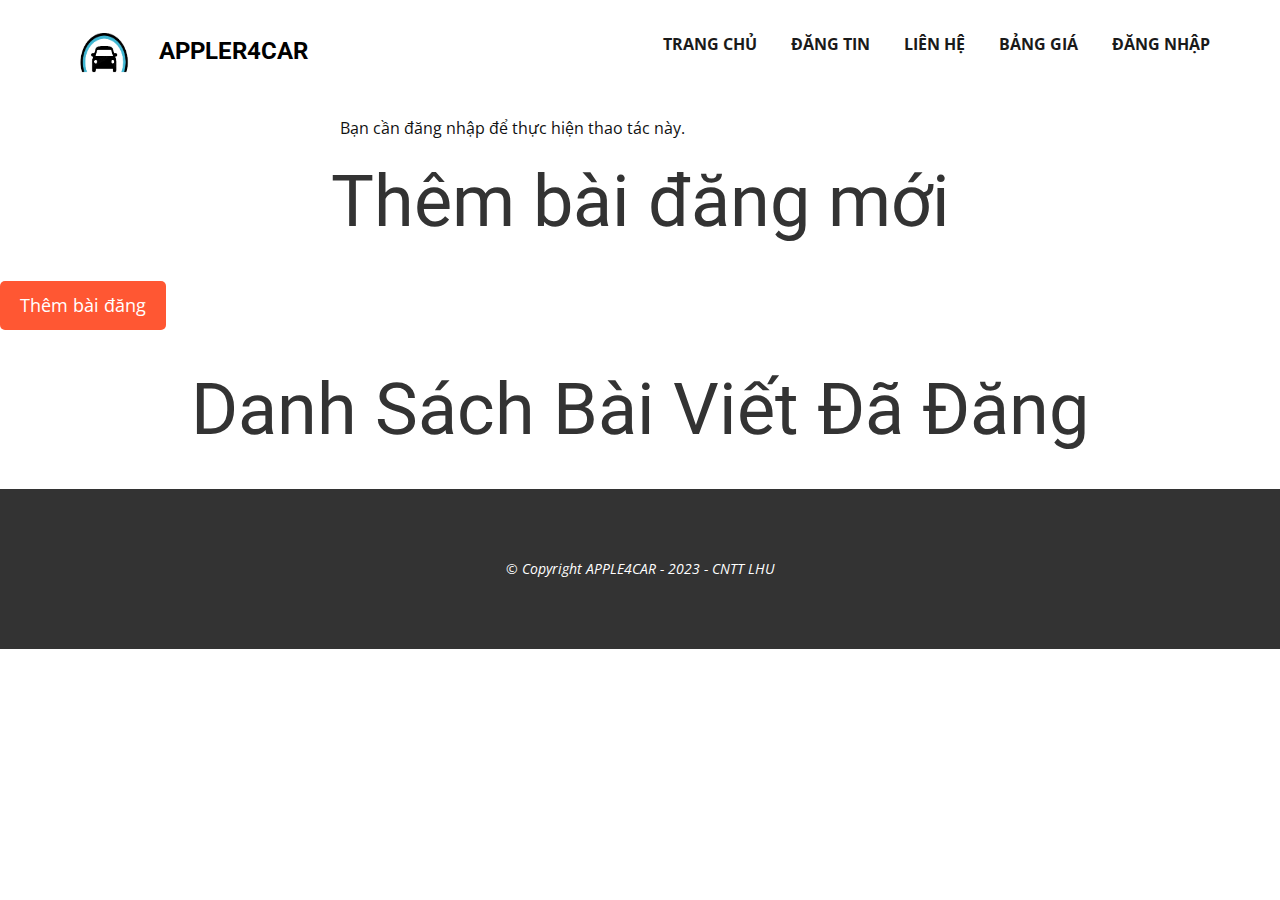
<file: Dangtin.html>
<!DOCTYPE html>
<html  style="font-size: 16px;" lang="en">

<head>
    <meta name="viewport" content="width=device-width, initial-scale=1.0">
    <meta charset="utf-8">
    <meta name="keywords"
      content="​Book a car rental near you by giving us a call!, ​Best car &amp;amp; van rentals from top suppliers, ​Best valued deals from top car rental companies in USA, ​​Rent the perfect car, ​Car Rental Traveler Information, Car Rentals from $14">
    <meta name="description" content="">
    <title>Home</title>
    <link rel="stylesheet" href="./assets/css/nicepage.css" media="screen">
    <link rel="stylesheet" href="./assets/css/Dangtin.css" media="screen">
    <script class="u-script" type="text/javascript" src="./assets/js/jquery.js" defer=""></script>
    <script class="u-script" type="text/javascript" src="./assets/js/nicepage.js" defer=""></script>
    <meta name="generator" content="Nicepage 5.19.3, nicepage.com">
    <meta name="referrer" content="origin">
    <link id="u-theme-google-font" rel="stylesheet"
      href="https://fonts.googleapis.com/css?family=Roboto:100,100i,300,300i,400,400i,500,500i,700,700i,900,900i|Open+Sans:300,300i,400,400i,500,500i,600,600i,700,700i,800,800i">
    <link id="u-page-google-font" rel="stylesheet"
      href="https://fonts.googleapis.com/css?family=Montserrat:100,100i,200,200i,300,300i,400,400i,500,500i,600,600i,700,700i,800,800i,900,900i">
  
    <script type="application/ld+json">{
          "@context": "http://schema.org",
          "@type": "Organization",
          "name": "",
          "logo": "https://pixabay.com/get/g912608e8e6096e020b5a5259bd4fe20362236b88308a480095ee267ba384b80c913b0d64fad0f1065723c644494f4378371fb102902cc74ede49c77e2470416f_1280.png"
  }</script>
    <meta name="theme-color" content="#478ac9">
    <meta property="og:title" content="Home">
    <meta property="og:type" content="website">
    <meta data-intl-tel-input-cdn-path="intlTelInput/">
</head>

<body data-path-to-root="./" class="u-body u-xl-mode" data-lang="en">
    <header class="u-clearfix u-header u-header" id="sec-5344">
        <div class="u-clearfix u-sheet u-sheet-1">
            <a href="" class="u-align-left u-image u-logo u-image-1">
              <img src="./assets/images/logo-xe.png" class="u-logo-image u-logo-image-1" height="50px" width="70px">
            </a>
            <h3 class="u-text u-text-black u-text-1">APPL<span style="font-weight: 700;"></span>ER4CAR
            </h3>
            
            <nav class="u-align-right u-menu u-menu-one-level u-offcanvas u-menu-1" data-position="">
              <div class="menu-collapse"
                style="font-size: 1rem; letter-spacing: 0px; font-weight: 700; text-transform: uppercase;">
                <a class="u-button-style u-custom-active-border-color u-custom-active-color u-custom-border u-custom-border-color u-custom-border-radius u-custom-borders u-custom-color u-custom-hover-border-color u-custom-hover-color u-custom-left-right-menu-spacing u-custom-padding-bottom u-custom-text-active-color u-custom-text-color u-custom-text-decoration u-custom-text-hover-color u-custom-text-shadow u-custom-text-shadow-blur u-custom-text-shadow-color u-custom-text-shadow-transparency u-custom-text-shadow-x u-custom-text-shadow-y u-custom-top-bottom-menu-spacing u-nav-link u-text-active-palette-1-base u-text-hover-palette-2-base"
                  href="#">
                  <svg class="u-svg-link" viewBox="0 0 24 24">
                    <use xmlns:xlink="" xlink:href="#menu-hamburger"></use>
                  </svg>
                  <svg class="u-svg-content" version="1.1" id="menu-hamburger" viewBox="0 0 16 16" x="0px" y="0px"
                    xmlns:xlink="" xmlns="">
                    <g>
                      <rect y="1" width="16" height="2"></rect>
                      <rect y="7" width="16" height="2"></rect>
                      <rect y="13" width="16" height="2"></rect>
                    </g>
                  </svg>
                </a>
              </div>
              <div class="u-custom-menu u-nav-container">
                <span id="user-greeting"></span>
                <ul class="u-nav u-spacing-30 u-unstyled u-nav-1">
                  <li class="u-nav-item"><a
                      class="u-border-2 u-border-active-palette-1-base u-border-hover-palette-1-light-1 u-border-no-left u-border-no-right u-border-no-top u-button-style u-nav-link u-text-active-grey-90 u-text-grey-90 u-text-hover-grey-90"
                      href="index.html" style="padding: 10px 0px;">Trang Chủ </a>
                  </li>
                  <li class="u-nav-item"><a
                      class="u-border-2 u-border-active-palette-1-base u-border-hover-palette-1-light-1 u-border-no-left u-border-no-right u-border-no-top u-button-style u-nav-link u-text-active-grey-90 u-text-grey-90 u-text-hover-grey-90"
                      href="DangTin.html" style="padding: 10px 0px;">Đăng Tin  </a>
                  </li>
                  <li class="u-nav-item"><a
                      class="u-border-2 u-border-active-palette-1-base u-border-hover-palette-1-light-1 u-border-no-left u-border-no-right u-border-no-top u-button-style u-nav-link u-text-active-grey-90 u-text-grey-90 u-text-hover-grey-90"
                      href="ConTact.html" style="padding: 10px 0px;">Liên Hệ </a>
                  </li>
                  <li class="u-nav-item"><a
                      class="u-border-2 u-border-active-palette-1-base u-border-hover-palette-1-light-1 u-border-no-left u-border-no-right u-border-no-top u-button-style u-nav-link u-text-active-grey-90 u-text-grey-90 u-text-hover-grey-90"
                      href="price-list.html" style="padding: 10px 0px;">Bảng Giá </a>
                  </li>
                  <li class="u-nav-item"><a
                      class="u-border-2 u-border-active-palette-1-base u-border-hover-palette-1-light-1 u-border-no-left u-border-no-right u-border-no-top u-button-style u-nav-link u-text-active-grey-90 u-text-grey-90 u-text-hover-grey-90"
                      href="Sign-Up.html" style="padding: 10px 0px;">Đăng Nhập </a>
                  </li>
                </ul>
              </div>
              <div class="u-custom-menu u-nav-container-collapse">
                <div class="u-black u-container-style u-inner-container-layout u-opacity u-opacity-95 u-sidenav">
                  <div class="u-inner-container-layout u-sidenav-overflow">
                    <div class="u-menu-close"></div>
                    <ul class="u-align-center u-nav u-popupmenu-items u-unstyled u-nav-2">
                      <li class="u-nav-item"><a class="u-button-style u-nav-link" href="index.html">Trang Chủ </a>
                      </li>
                      <li class="u-nav-item"><a class="u-button-style u-nav-link" href="DangTin.html">Đăng Tin  </a>
                      </li>
                      <li class="u-nav-item"><a class="u-button-style u-nav-link" href="Contact.html">Liên Hệ </a>
                      </li>
                      <li class="u-nav-item"><a class="u-button-style u-nav-link" href="price-list.html">Bảng Giá </a>
                      </li>
                      <li class="u-nav-item"><a class="u-button-style u-nav-link" href="Sign-Up.html">Đăng Nhập </a>
                      </li>
                    </ul>
                  </div>
                </div>
                <div class="u-black u-menu-overlay u-opacity u-opacity-70"></div>
              </div>
            </nav>
          </div>
    </header>

   

   <!-- Sự kiện hiển thị session ID và tên tài khoản -->
  <div id="session-info"></div>

  <script>
   // Hàm lấy session ID từ cookie hoặc localStorage
 function getSessionIDFromCookie() {
   const value = `; ${document.cookie}`;
   const parts = value.split('; ss=');
   if (parts.length === 2) return parts.pop().split(';').shift();
   return null;
 }
 
 // Lấy session ID từ cookie
 const sessionID = getSessionIDFromCookie();
 
 // Tạo một phần tử để hiển thị thông tin phiên và tên tài khoản
 const sessionInfo = document.getElementById('session-info');
 
 if (sessionID) {
   // Hiển thị session ID
   
 
   // Lấy tên tài khoản từ localStorage (nếu đã đăng nhập)
   const loggedInUser = localStorage.getItem('loggedInUser');
 
   if (loggedInUser) {
     
   } else {
     sessionInfo.textContent += "<br>Tên tài khoản không có sẵn.";
   }
 } else {
   // Nếu không có phiên đăng nhập, bạn có thể xử lý tùy ý
   sessionInfo.textContent = "Bạn cần đăng nhập để thực hiện thao tác này.";
 }
 function getCookie(name) {
   const value = `; ${document.cookie}`;
   const parts = value.split(`; ${name}=`);
   if (parts.length === 2) return parts.pop().split(';').shift();
   return null;
 }
 // Hàm gửi yêu cầu thêm bài đăng
 function showAddForm(event) {
   event.preventDefault();
     const addForm = document.getElementById('add-post-form');
     addForm.style.display = 'block';
   }
 
   function hideAddForm(event) {
     const addForm = document.getElementById('add-post-form');
     addForm.style.display = 'none';
   }
 
   function addPost() {
   const sessionID = getCookie('ss');
   console.log(sessionID);
   //alert(sessionID)
   if (!sessionID) {
     alert("Bạn cần đăng nhập để thực hiện thao tác này.");
     return;
   }
 
   // Lấy thông tin từ các trường dữ liệu trên biểu mẫu
   const MaBai = document.getElementById('MaBai').value;
   const TenBaiDang = document.getElementById('TenBaiDang').value;
   const NoiDung = document.getElementById('NoiDung').value;
   const HinhAnh = document.getElementById('HinhAnh').value;
   const BienSo = document.getElementById('BienSo').value;
   const GiaThue = parseFloat(document.getElementById('GiaThue').value);
   const DiaDiemCoXe = document.getElementById('DiaDiemCoXe').value;
   const HoTen = document.getElementById('HoTen').value;
 
   // Chuẩn bị dữ liệu cho yêu cầu POST
   const postData = {
     MaBai: MaBai, 
     TenBaiDang: TenBaiDang,
     NoiDung: NoiDung,
     HinhAnh: HinhAnh,
     BienSo: BienSo,
     GiaThue: GiaThue,
     DiaDiemCoXe: DiaDiemCoXe,
     HoTen: HoTen,
   };
 
   // Chuẩn bị yêu cầu POST
   const requestOptions = {
     method: "POST",
     headers: {
       "Content-Type": "application/json",
       "ss": getCookie('ss')
     },
     body: JSON.stringify(postData),
   };
 
   // Gửi yêu cầu POST đến API
   fetch("https://apple4car.onrender.com/dangbai", requestOptions)
     .then(response => response.json())
     .then(data => {
       console.log(data);
       if (data.success) {
         alert("Bài đăng đã được thêm thành công.");
         // Thực hiện các hành động khác sau khi thêm thành công (nếu cần).
       } else {
         alert("Lỗi khi thêm bài đăng: " + data.message);
       }
     })
     .catch(error => {
       console.error("Lỗi khi gửi yêu cầu đến API: " + error);
       alert("Có lỗi xảy ra khi thêm bài đăng.");
     });
 }
 
  </script>
   <!-- Thêm -->
   <h1>Thêm bài đăng mới</h1>
   <button id="show-add-form-button" onclick="showAddForm(event)">Thêm bài đăng</button>
 
 
 <div id="add-post-form" style="display: none;" action="https://apple4car.onrender.com/dangbai" method="POST">
   
   <label for="MaBai">Mã bài:</label>
   <input type="text" id="MaBai" name="MaBai">
   <br>
 
   <label for="TenBaiDang">Tên bài đăng:</label>
   <input type="text" id="TenBaiDang" name="TenBaiDang" required>
   <br>
 
   <label for="NoiDung">Nội dung:</label>
   <textarea id="NoiDung" name="NoiDung"></textarea>
   <br>
 
   <label for="HinhAnh">Hình ảnh:</label>
   <input type="text" id="HinhAnh" name="HinhAnh">
   <br>
 
   <label for ="BienSo">Biển số:</label>
   <input type="text" id="BienSo" name="BienSo">
   <br>
 
   <label for="GiaThue">Giá thuê:</label>
   <input type="number" id="GiaThue" name="GiaThue">
   <br>
 
   <label for="DiaDiemCoXe">Địa điểm có xe:</label>
   <input type="text" id="DiaDiemCoXe" name="DiaDiemCoXe">
   <br>
 
   <label for="HoTen">Họ và tên:</label>
   <input type="text" id="HoTen" name="HoTen" required>
   <br>
 
   <button type="submit" onclick="addPost()" >Xác nhận</button>
   <button id="cancel-button" type="button" onclick="hideAddForm()">Hủy</button>
 </div>
 
   <!-- Phần tử để hiển thị dữ liệu từ API -->
 
   
   <div id="table-container">
    <h1>Danh Sách Bài Viết Đã Đăng</h1>
    <div class="table-wrapper">
      <table>
        <!-- Thêm nội dung của bảng ở đây -->
      </table>
    </div>
  </div>
 
   <script>
     // Đoạn mã JavaScript để lấy dữ liệu từ API và hiển thị nó
     const tableContainer = document.getElementById("table-container");
 
     const requestOptions = {
     method: "GET",
     headers: {
       "Content-Type": "application/json",
       "ss": getCookie('ss')
     }
     
   }
     fetch('https://apple4car.onrender.com/laybaivietdaduocduyet',requestOptions)
 
       .then(response => response.json())
       .then(data => {
         // Xử lý dữ liệu từ API (danh sách bài viết)
         const posts = data;
 
         if (tableContainer) {
           // Tạo một bảng HTML để hiển thị dữ liệu
           const table = document.createElement("table");
 
           // Tạo hàng tiêu đề
           const headerRow = document.createElement("tr");
           const headers = ["TenBaiDang","NoiDung", "HinhAnh", "BienSo", "GiaThue", "DiaDiemCoXe", "Trang Thai"];
 
           headers.forEach(headerText => {
             const headerCell = document.createElement("th");
             headerCell.textContent = headerText;
             headerRow.appendChild(headerCell);
           });
 
           table.appendChild(headerRow);
 
           // Thêm nội dung từ API
           posts.forEach(post => {
             
             const rowData = [
               post.TenBaiDang,
               post.NoiDung,
               post.HinhAnh,
               post.BienSo,
               post.GiaThue,
               post.DiaDiemCoXe,
               post.TrangThai
             ];
 
             const row = document.createElement("tr");
             rowData.forEach(cellData => {
               const cell = document.createElement("td");
               cell.textContent = cellData;
               row.appendChild(cell);
             });
 
             table.appendChild(row);
           });
 
           // Hiển thị bảng trong phần tử "table-container"
           tableContainer.appendChild(table);
         } else {
           console.error("Không tìm thấy phần tử 'table-container' trên trang.");
         }
       })
       .catch(error => {
         console.error('Lỗi:', error);
       });
   </script>
    <script src="./assets/js/cookie.js"></script>
    <footer class="u-align-center u-clearfix u-footer u-grey-80 u-footer" id="sec-47a3">
        <div class="u-clearfix u-sheet u-sheet-1">
            <p class="u-align-center u-small-text u-text u-text-variant u-text-1">© Copyright APPLE4CAR - 2023 -
                CNTT LHU</p>
        </div>
    </footer>
<script>
    function deleteCookie(cookieName) {
    document.cookie = `${cookieName}=; expires=Thu, 01 Jan 1970 00:00:00 UTC`;
  }
document.addEventListener('DOMContentLoaded', function () {
    const loggedInUser = localStorage.getItem('loggedInUser');
    const userGreeting = document.getElementById('user-greeting');
    const loginLink = document.querySelector('a[href="Sign-Up.html"]');

    if (loggedInUser) {
        // Đã đăng nhập, hiển thị tên người dùng và liên kết "Đăng Xuất"
        if (userGreeting) {
            userGreeting.textContent = `Xin chào, ${loggedInUser}`;
        }

        const logoutButton = document.createElement('a');
        logoutButton.textContent = 'Đăng Xuất';
        logoutButton.href = '#';

        // Xử lý sự kiện đăng xuất
        logoutButton.addEventListener('click', () => {
            // Xóa thông tin đăng nhập và quay trở lại trang đăng nhập
            deleteCookie('ss')
            localStorage.removeItem('loggedInUser');
            window.location.href = 'Sign-Up.html';
        });

        // Thay thế liên kết "Đăng Nhập" bằng liên kết "Đăng Xuất"
        if (loginLink) {
            loginLink.replaceWith(logoutButton);
        }
    }
});

</script>
</body>

</html>
</file>
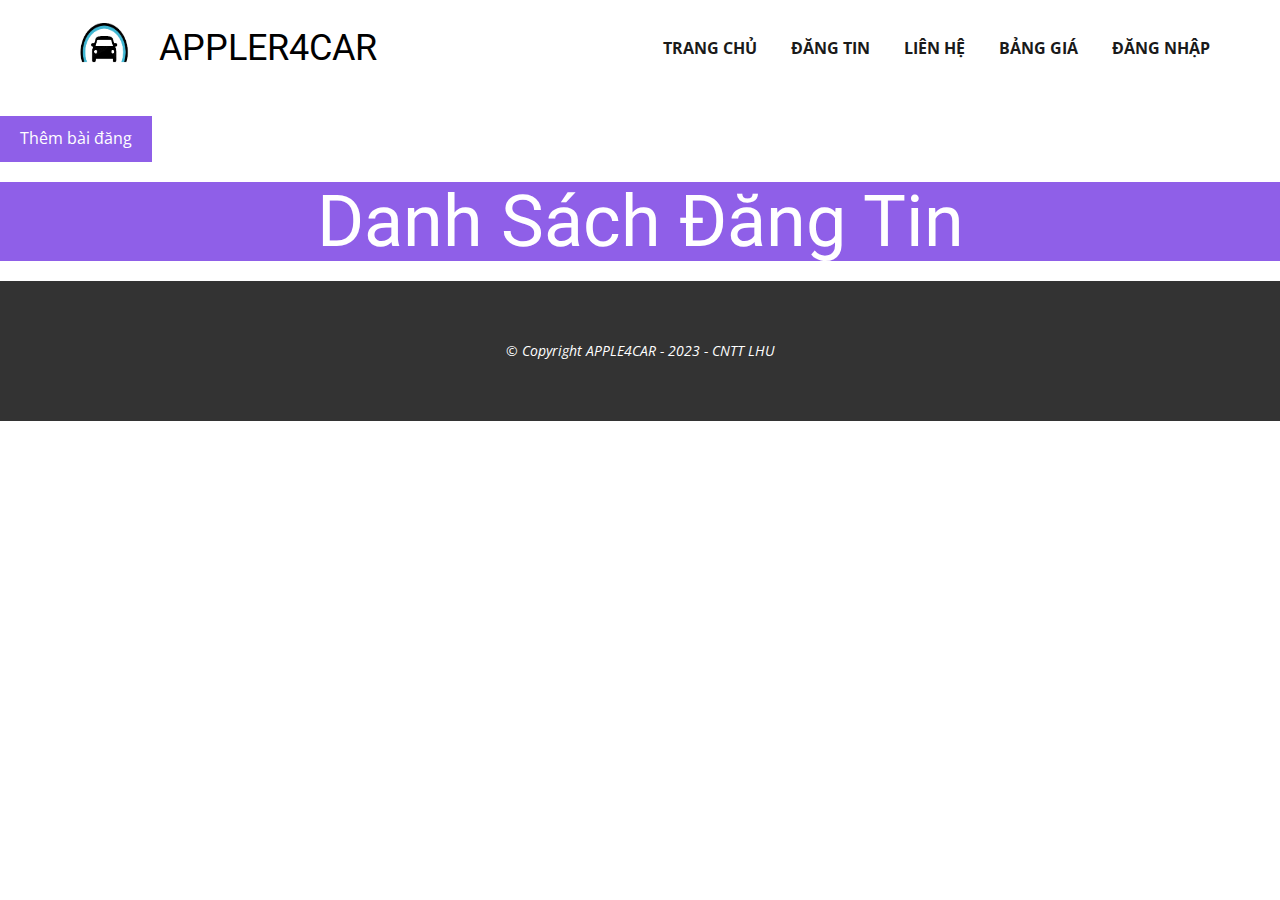
<file: Hienthi.html>
<!DOCTYPE html>
<html  style="font-size: 16px;" lang="en">

<head>
    <meta name="viewport" content="width=device-width, initial-scale=1.0">
    <meta charset="utf-8">
    <meta name="keywords"
      content="​Book a car rental near you by giving us a call!, ​Best car &amp;amp; van rentals from top suppliers, ​Best valued deals from top car rental companies in USA, ​​Rent the perfect car, ​Car Rental Traveler Information, Car Rentals from $14">
    <meta name="description" content="">
    <title>Home</title>
    <link rel="stylesheet" href="./assets/css/nicepage.css" media="screen">
    <link rel="stylesheet" href="./assets/css/Hienthi.css" media="screen">
    <script class="u-script" type="text/javascript" src="./assets/js/jquery.js" defer=""></script>
    <script class="u-script" type="text/javascript" src="./assets/js/nicepage.js" defer=""></script>
    <meta name="generator" content="Nicepage 5.19.3, nicepage.com">
    <meta name="referrer" content="origin">
    <link id="u-theme-google-font" rel="stylesheet"
      href="https://fonts.googleapis.com/css?family=Roboto:100,100i,300,300i,400,400i,500,500i,700,700i,900,900i|Open+Sans:300,300i,400,400i,500,500i,600,600i,700,700i,800,800i">
    <link id="u-page-google-font" rel="stylesheet"
      href="https://fonts.googleapis.com/css?family=Montserrat:100,100i,200,200i,300,300i,400,400i,500,500i,600,600i,700,700i,800,800i,900,900i">
  
    <script type="application/ld+json">{
          "@context": "http://schema.org",
          "@type": "Organization",
          "name": "",
          "logo": "https://pixabay.com/get/g912608e8e6096e020b5a5259bd4fe20362236b88308a480095ee267ba384b80c913b0d64fad0f1065723c644494f4378371fb102902cc74ede49c77e2470416f_1280.png"
  }</script>
    <meta name="theme-color" content="#478ac9">
    <meta property="og:title" content="Home">
    <meta property="og:type" content="website">
    <meta data-intl-tel-input-cdn-path="intlTelInput/">
</head>

<body data-path-to-root="./" class="u-body u-xl-mode" data-lang="en">
    <header class="u-clearfix u-header u-header" id="sec-5344">
        <div class="u-clearfix u-sheet u-sheet-1">
            <a href="" class="u-align-left u-image u-logo u-image-1">
              <img src="./assets/images/logo-xe.png" class="u-logo-image u-logo-image-1" height="50px" width="70px">
            </a>
            <h3 class="u-text u-text-black u-text-1">APPL<span style="font-weight: 700;"></span>ER4CAR
            </h3>
            
            <nav class="u-align-right u-menu u-menu-one-level u-offcanvas u-menu-1" data-position="">
              <div class="menu-collapse"
                style="font-size: 1rem; letter-spacing: 0px; font-weight: 700; text-transform: uppercase;">
                <a class="u-button-style u-custom-active-border-color u-custom-active-color u-custom-border u-custom-border-color u-custom-border-radius u-custom-borders u-custom-color u-custom-hover-border-color u-custom-hover-color u-custom-left-right-menu-spacing u-custom-padding-bottom u-custom-text-active-color u-custom-text-color u-custom-text-decoration u-custom-text-hover-color u-custom-text-shadow u-custom-text-shadow-blur u-custom-text-shadow-color u-custom-text-shadow-transparency u-custom-text-shadow-x u-custom-text-shadow-y u-custom-top-bottom-menu-spacing u-nav-link u-text-active-palette-1-base u-text-hover-palette-2-base"
                  href="#">
                  <svg class="u-svg-link" viewBox="0 0 24 24">
                    <use xmlns:xlink="" xlink:href="#menu-hamburger"></use>
                  </svg>
                  <svg class="u-svg-content" version="1.1" id="menu-hamburger" viewBox="0 0 16 16" x="0px" y="0px"
                    xmlns:xlink="" xmlns="">
                    <g>
                      <rect y="1" width="16" height="2"></rect>
                      <rect y="7" width="16" height="2"></rect>
                      <rect y="13" width="16" height="2"></rect>
                    </g>
                  </svg>
                </a>
              </div>
              <div class="u-custom-menu u-nav-container">
                <span id="user-greeting"></span>
                <ul class="u-nav u-spacing-30 u-unstyled u-nav-1">
                  <li class="u-nav-item"><a
                      class="u-border-2 u-border-active-palette-1-base u-border-hover-palette-1-light-1 u-border-no-left u-border-no-right u-border-no-top u-button-style u-nav-link u-text-active-grey-90 u-text-grey-90 u-text-hover-grey-90"
                      href="index.html" style="padding: 10px 0px;">Trang Chủ </a>
                  </li>
                  <li class="u-nav-item"><a
                      class="u-border-2 u-border-active-palette-1-base u-border-hover-palette-1-light-1 u-border-no-left u-border-no-right u-border-no-top u-button-style u-nav-link u-text-active-grey-90 u-text-grey-90 u-text-hover-grey-90"
                      href="About.html" style="padding: 10px 0px;">Đăng Tin </a>
                  </li>
                  <li class="u-nav-item"><a
                      class="u-border-2 u-border-active-palette-1-base u-border-hover-palette-1-light-1 u-border-no-left u-border-no-right u-border-no-top u-button-style u-nav-link u-text-active-grey-90 u-text-grey-90 u-text-hover-grey-90"
                      href="ConTact.html" style="padding: 10px 0px;">Liên Hệ </a>
                  </li>
                  <li class="u-nav-item"><a
                      class="u-border-2 u-border-active-palette-1-base u-border-hover-palette-1-light-1 u-border-no-left u-border-no-right u-border-no-top u-button-style u-nav-link u-text-active-grey-90 u-text-grey-90 u-text-hover-grey-90"
                      href="price-list.html" style="padding: 10px 0px;">Bảng Giá </a>
                  </li>
                  <li class="u-nav-item"><a
                      class="u-border-2 u-border-active-palette-1-base u-border-hover-palette-1-light-1 u-border-no-left u-border-no-right u-border-no-top u-button-style u-nav-link u-text-active-grey-90 u-text-grey-90 u-text-hover-grey-90"
                      href="Sign-Up.html" style="padding: 10px 0px;">Đăng Nhập </a>
                  </li>
                </ul>
              </div>
              <div class="u-custom-menu u-nav-container-collapse">
                <div class="u-black u-container-style u-inner-container-layout u-opacity u-opacity-95 u-sidenav">
                  <div class="u-inner-container-layout u-sidenav-overflow">
                    <div class="u-menu-close"></div>
                    <ul class="u-align-center u-nav u-popupmenu-items u-unstyled u-nav-2">
                      <li class="u-nav-item"><a class="u-button-style u-nav-link" href="index.html">Trang Chủ </a>
                      </li>
                      <li class="u-nav-item"><a class="u-button-style u-nav-link" href="Dangtin.html">Đăng Tin </a>
                      </li>
                      <li class="u-nav-item"><a class="u-button-style u-nav-link" href="Contact.html">Liên Hệ </a>
                      </li>
                      <li class="u-nav-item"><a class="u-button-style u-nav-link" href="price-list.html">Bảng Giá </a>
                      </li>
                      <li class="u-nav-item"><a class="u-button-style u-nav-link" href="Sign-Up.html">Đăng Nhập </a>
                      </li>
                    </ul>
                  </div>
                </div>
                <div class="u-black u-menu-overlay u-opacity u-opacity-70"></div>
              </div>
            </nav>
          </div>
    </header>

     <!-- Sự kiện hiển thị session ID và tên tài khoản -->
  <div id="session-info"></div>

  
  <!-- Thêm -->
  <button onclick="window.location.href = 'Dangtin.html'">Thêm bài đăng</button>

  <!-- Phần tử để hiển thị dữ liệu từ API -->
  <h1> Danh Sách Đăng Tin </h1>
  <div id="table-container"></div>

  <script>
    // Đoạn mã JavaScript để lấy dữ liệu từ API và hiển thị nó
    const tableContainer = document.getElementById("table-container");

    const requestOptions = {
    method: "GET",
    headers: {
      "Content-Type": "application/json",
      "ss": getCookie('ss')
    }
    
  }
    fetch('https://apple4car.onrender.com/laybaivietdaduocduyet',requestOptions)

      .then(response => response.json())
      .then(data => {
        // Xử lý dữ liệu từ API (danh sách bài viết)
        const posts = data;

        if (tableContainer) {
          // Tạo một bảng HTML để hiển thị dữ liệu
          const table = document.createElement("table");

          // Tạo hàng tiêu đề
          const headerRow = document.createElement("tr");
          const headers = ["TenBaiDang","NoiDung", "HinhAnh", "BienSo", "GiaThue", "DiaDiemCoXe", "Trang Thai"];

          headers.forEach(headerText => {
            const headerCell = document.createElement("th");
            headerCell.textContent = headerText;
            headerRow.appendChild(headerCell);
          });

          table.appendChild(headerRow);

          // Thêm nội dung từ API
          posts.forEach(post => {
            
            const rowData = [
              post.TenBaiDang,
              post.NoiDung,
              post.HinhAnh,
              post.BienSo,
              post.GiaThue,
              post.DiaDiemCoXe,
              post.TrangThai
            ];

            const row = document.createElement("tr");
            rowData.forEach(cellData => {
              const cell = document.createElement("td");
              cell.textContent = cellData;
              row.appendChild(cell);
            });

            table.appendChild(row);
          });

          // Hiển thị bảng trong phần tử "table-container"
          tableContainer.appendChild(table);
        } else {
          console.error("Không tìm thấy phần tử 'table-container' trên trang.");
        }
      })
      .catch(error => {
        console.error('Lỗi:', error);
      });
  </script>
   <script src="./assets/js/cookie.js"></script>
   <footer class="u-align-center u-clearfix u-footer u-grey-80 u-footer" id="sec-47a3">
       <div class="u-clearfix u-sheet u-sheet-1">
           <p class="u-align-center u-small-text u-text u-text-variant u-text-1">© Copyright APPLE4CAR - 2023 -
               CNTT LHU</p>
       </div>
   </footer>
   <script>
    function deleteCookie(cookieName) {
    document.cookie = `${cookieName}=; expires=Thu, 01 Jan 1970 00:00:00 UTC`;
  }
document.addEventListener('DOMContentLoaded', function () {
    const loggedInUser = localStorage.getItem('loggedInUser');
    const userGreeting = document.getElementById('user-greeting');
    const loginLink = document.querySelector('a[href="Sign-Up.html"]');

    if (loggedInUser) {
        // Đã đăng nhập, hiển thị tên người dùng và liên kết "Đăng Xuất"
        if (userGreeting) {
            userGreeting.textContent = `Xin chào, ${loggedInUser}`;
        }

        const logoutButton = document.createElement('a');
        logoutButton.textContent = 'Đăng Xuất';
        logoutButton.href = '#';

        // Xử lý sự kiện đăng xuất
        logoutButton.addEventListener('click', () => {
            // Xóa thông tin đăng nhập và quay trở lại trang đăng nhập
            deleteCookie('ss')
            localStorage.removeItem('loggedInUser');
            window.location.href = 'Sign-Up.html';
        });

        // Thay thế liên kết "Đăng Nhập" bằng liên kết "Đăng Xuất"
        if (loginLink) {
            loginLink.replaceWith(logoutButton);
        }
    }
});

</script>

  
</body>

</html>
</file>
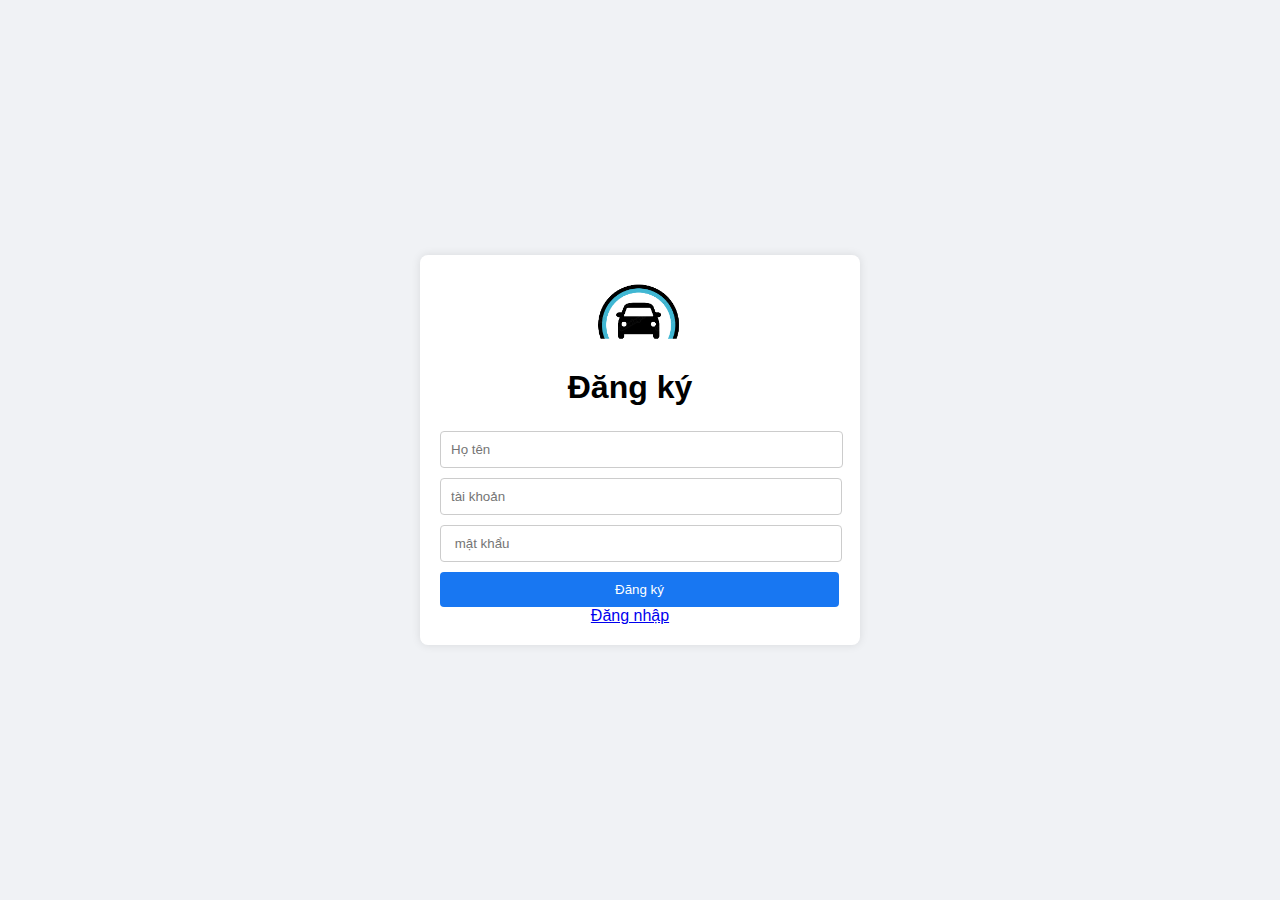
<file: login.html>
<!DOCTYPE html>
<html lang="en">

<head>
    <meta charset="UTF-8">
    <meta name="viewport" content="width=device-width, initial-scale=1.0">
    <link rel="stylesheet" href="./assets/css/login.css">
    <title>Đăng ký</title>
</head>

<body>
    <div class="container">
        <div class="logo">
            <img src="./assets/images/logo-xe.png" alt="Logo">
        </div>
        <div class="form-container">
            <h1>Đăng ký </h1>
            <form id="registration-form">
                <div class="name-inputs">
                    <input type="text" id="ten" placeholder="Họ tên ">

                </div>

                <input type="tendangnhap" id="tendangnhap" placeholder="tài khoản ">
                <input type="password" id="matkhau" placeholder=" mật khẩu">
                <button type="submit">Đăng ký</button>
                <div class="button">
                    <a href="./Sign-Up.html">Đăng nhập
                        <!-- <button class="login-button-rei"></button> -->
                    </a>
            </form>
        </div>
    </div>
    <script>
        document.getElementById("registration-form").addEventListener("submit", function (event) {
            event.preventDefault();

            // const ho = document.getElementById("ho").value;
            const ten = document.getElementById("ten").value;

            const tendangnhap = document.getElementById("tendangnhap").value;
            const matkhau = document.getElementById("matkhau").value;

            const data = {

                HoTen: ten,
                UserName: tendangnhap,
                Pass: matkhau
            };

            fetch("https://apple4car.onrender.com/dangky", {
                method: "POST",
                headers: {
                    "Content-Type": "application/json"
                },
                body: JSON.stringify(data)
            })
                .then(response => response.json())
                .then(responseData => {
                    if (!responseData.success) {
                        alert("Đăng ký thành công!");
                        // Thực hiện hành động sau khi đăng ký thành công
                    } else {
                        alert("Đăng ký thất bại. Vui lòng thử lại!");
                    }
                })
                .catch(error => {
                    console.error("Lỗi:", error);
                    alert("Đã có lỗi xảy ra. Vui lòng thử lại sau!");
                });
        });
    </script>
    <script src="./assets/js/cookie.js"></script>
</body>

</html>
</file>
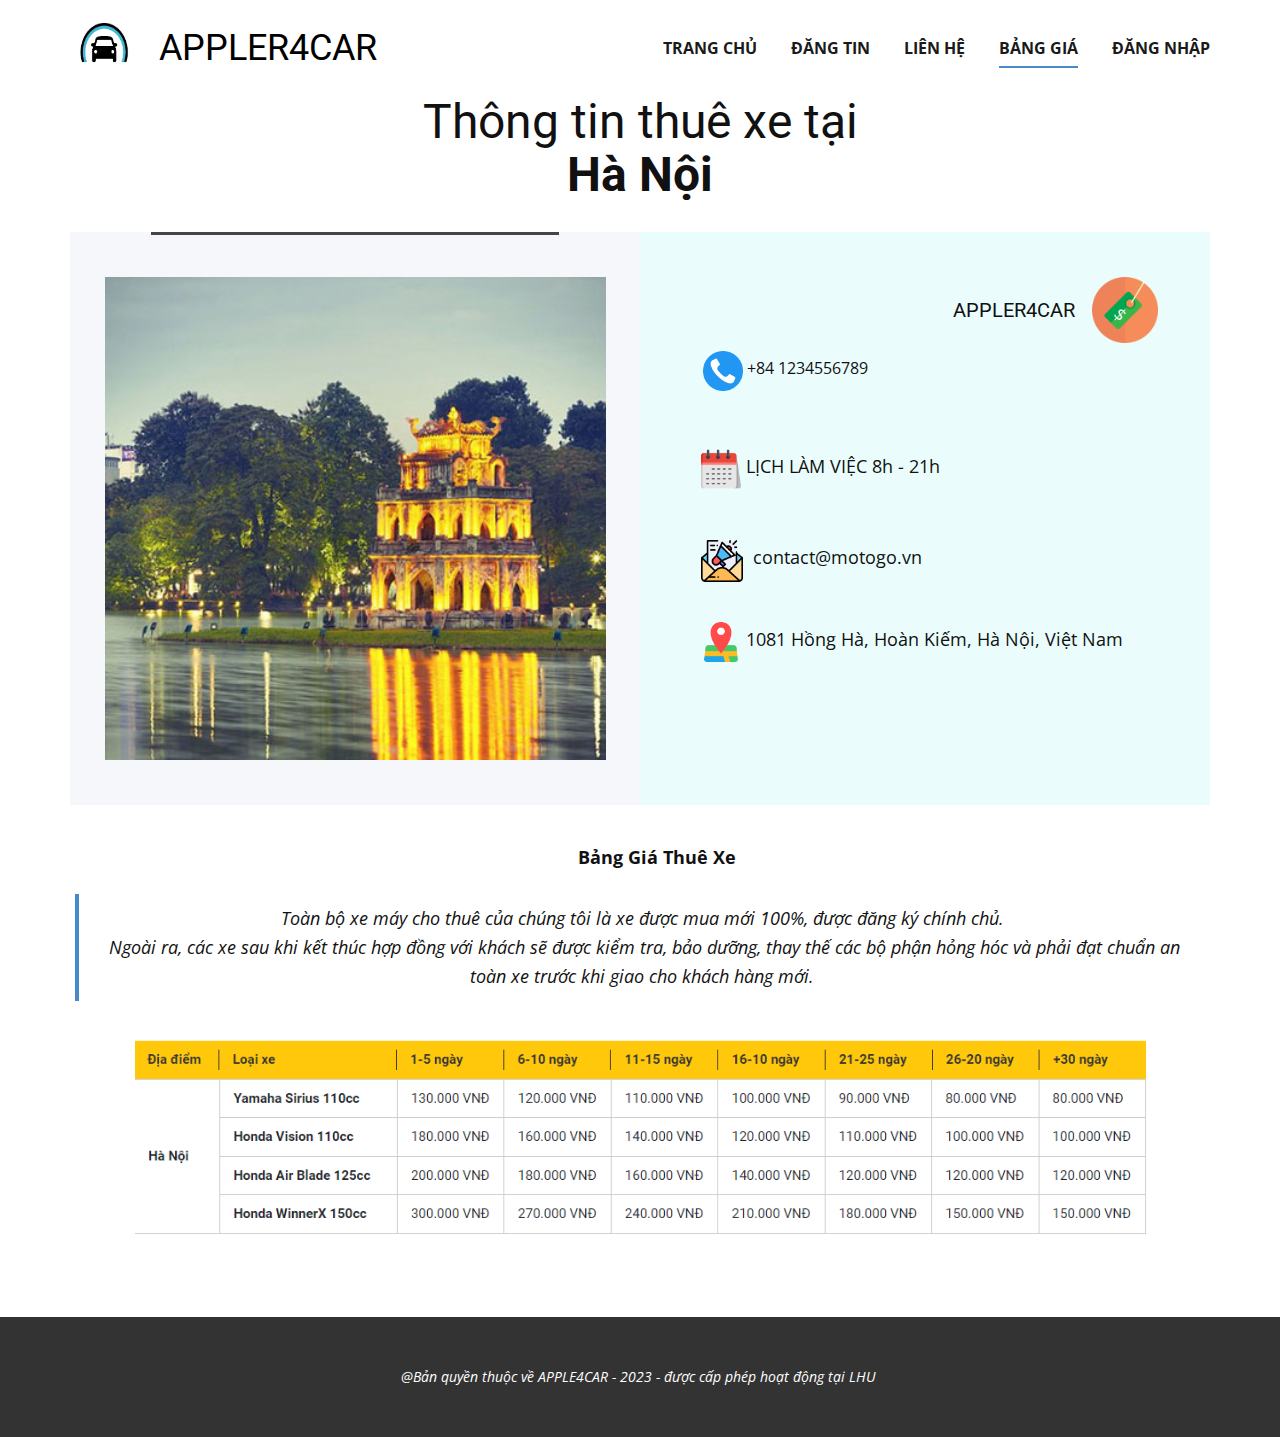
<file: price-list.html>
<!DOCTYPE html>
<html style="font-size: 16px;" lang="en">

<head>
  <meta name="viewport" content="width=device-width, initial-scale=1.0">
  <meta charset="utf-8">
  <meta name="keywords" content="INTUITIVE">
  <meta name="description" content="">
  <title>price list</title>
  <link rel="stylesheet" href="./assets/css/nicepage.css" media="screen">
  <link rel="stylesheet" href="./assets/css/price-list.css" media="screen">
  <script class="u-script" type="text/javascript" src="./assets/js/jquery.js" defer=""></script>
  <script class="u-script" type="text/javascript" src="./assets/js/nicepage.js" defer=""></script>
  <meta name="generator" content="Nicepage 5.19.3, nicepage.com">
  <link id="u-theme-google-font" rel="stylesheet"
    href="https://fonts.googleapis.com/css?family=Roboto:100,100i,300,300i,400,400i,500,500i,700,700i,900,900i|Open+Sans:300,300i,400,400i,500,500i,600,600i,700,700i,800,800i">




  <script type="application/ld+json">{
		"@context": "http://schema.org",
		"@type": "Organization",
		"name": "",
		"logo": "https://pixabay.com/get/g912608e8e6096e020b5a5259bd4fe20362236b88308a480095ee267ba384b80c913b0d64fad0f1065723c644494f4378371fb102902cc74ede49c77e2470416f_1280.png"
}</script>
  <meta name="theme-color" content="#478ac9">
  <meta property="og:title" content="price list">
  <meta property="og:type" content="website">
  <meta data-intl-tel-input-cdn-path="intlTelInput/">
</head>

<body data-path-to-root="./" class="u-body u-xl-mode" data-lang="en">
  <header class="u-clearfix u-header u-header" id="sec-5344">
    <div class="u-clearfix u-sheet u-sheet-1">
      <a href="" class="u-align-left u-image u-logo u-image-1" data-image-width="1280" data-image-height="1280">
        <img src="./assets/images/logo-xe.png" class="u-logo-image u-logo-image-1">
      </a>
      <h3 class="u-text u-text-black u-text-1">APPL<span style="font-weight: 700;"></span>ER4CAR
      </h3>
      <nav class="u-align-right u-menu u-menu-one-level u-offcanvas u-menu-1" data-position="">
        <div class="menu-collapse"
          style="font-size: 1rem; letter-spacing: 0px; font-weight: 700; text-transform: uppercase;">
          <a class="u-button-style u-custom-active-border-color u-custom-active-color u-custom-border u-custom-border-color u-custom-border-radius u-custom-borders u-custom-color u-custom-hover-border-color u-custom-hover-color u-custom-left-right-menu-spacing u-custom-padding-bottom u-custom-text-active-color u-custom-text-color u-custom-text-decoration u-custom-text-hover-color u-custom-text-shadow u-custom-text-shadow-blur u-custom-text-shadow-color u-custom-text-shadow-transparency u-custom-text-shadow-x u-custom-text-shadow-y u-custom-top-bottom-menu-spacing u-nav-link u-text-active-palette-1-base u-text-hover-palette-2-base"
            href="#">
            <svg class="u-svg-link" viewBox="0 0 24 24">
              <use xmlns:xlink="" xlink:href="#menu-hamburger"></use>
            </svg>
            <svg class="u-svg-content" version="1.1" id="menu-hamburger" viewBox="0 0 16 16" x="0px" y="0px"
              xmlns:xlink="" xmlns="http://www.w3.org/2000/svg">
              <g>
                <rect y="1" width="16" height="2"></rect>
                <rect y="7" width="16" height="2"></rect>
                <rect y="13" width="16" height="2"></rect>
              </g>
            </svg>
          </a>
        </div>
        <div class="u-custom-menu u-nav-container">
          <span id="user-greeting"></span>
          <ul class="u-nav u-spacing-30 u-unstyled u-nav-1">
            <li class="u-nav-item"><a
                class="u-border-2 u-border-active-palette-1-base u-border-hover-palette-1-light-1 u-border-no-left u-border-no-right u-border-no-top u-button-style u-nav-link u-text-active-grey-90 u-text-grey-90 u-text-hover-grey-90"
                href="index.html" style="padding: 10px 0px;">Trang Chủ </a>
            </li>
            <li class="u-nav-item"><a
                class="u-border-2 u-border-active-palette-1-base u-border-hover-palette-1-light-1 u-border-no-left u-border-no-right u-border-no-top u-button-style u-nav-link u-text-active-grey-90 u-text-grey-90 u-text-hover-grey-90"
                href="About.html" style="padding: 10px 0px;">Đăng Tin </a>
            </li>
            <li class="u-nav-item"><a
                class="u-border-2 u-border-active-palette-1-base u-border-hover-palette-1-light-1 u-border-no-left u-border-no-right u-border-no-top u-button-style u-nav-link u-text-active-grey-90 u-text-grey-90 u-text-hover-grey-90"
                href="ConTact.html" style="padding: 10px 0px;">Liên Hệ </a>
            </li>
            <li class="u-nav-item"><a
                class="u-border-2 u-border-active-palette-1-base u-border-hover-palette-1-light-1 u-border-no-left u-border-no-right u-border-no-top u-button-style u-nav-link u-text-active-grey-90 u-text-grey-90 u-text-hover-grey-90"
                href="price-list.html" style="padding: 10px 0px;">Bảng Giá </a>
            </li>
            <li class="u-nav-item"><a
                class="u-border-2 u-border-active-palette-1-base u-border-hover-palette-1-light-1 u-border-no-left u-border-no-right u-border-no-top u-button-style u-nav-link u-text-active-grey-90 u-text-grey-90 u-text-hover-grey-90"
                href="Sign-Up.html" style="padding: 10px 0px;">Đăng Nhập </a>
            </li>
          </ul>
        </div>
        <div class="u-custom-menu u-nav-container-collapse">
          <div class="u-black u-container-style u-inner-container-layout u-opacity u-opacity-95 u-sidenav">
            <div class="u-inner-container-layout u-sidenav-overflow">
              <div class="u-menu-close"></div>
              <ul class="u-align-center u-nav u-popupmenu-items u-unstyled u-nav-2">
                <li class="u-nav-item"><a class="u-button-style u-nav-link" href="index.html">Trang Chủ </a>
                </li>
                <li class="u-nav-item"><a class="u-button-style u-nav-link" href="Dangtin.html">Đăng Tin </a>
                </li>
                <li class="u-nav-item"><a class="u-button-style u-nav-link" href="Contact.html">Liên Hệ </a>
                </li>
                <li class="u-nav-item"><a class="u-button-style u-nav-link" href="price-list.html">Bảng Giá </a>
                </li>
                <li class="u-nav-item"><a class="u-button-style u-nav-link" href="Sign-Up.html">Đăng Nhập </a>
                </li>
              </ul>
            </div>
          </div>
          <div class="u-black u-menu-overlay u-opacity u-opacity-70"></div>
        </div>
      </nav>
    </div>
  </header>
  <section class="u-clearfix u-section-1" id="sec-f720">
    <div class="u-clearfix u-sheet u-valign-bottom u-sheet-1">
      <h2 class="u-align-center u-text u-text-default u-text-1">Thông tin thuê xe tại<br>
        <span style="font-weight: 700;">&nbsp;H<span style="font-weight: 700;">à Nội&nbsp;</span>
        </span>
      </h2>
      <div class="data-layout-selected u-clearfix u-expanded-width u-layout-wrap u-layout-wrap-1">
        <div class="u-layout">
          <div class="u-layout-row">
            <div class="u-container-style u-layout-cell u-palette-5-light-3 u-size-30 u-layout-cell-1">
              <div class="u-container-layout u-container-layout-1">
                <div class="u-border-3 u-border-grey-dark-1 u-line u-line-horizontal u-line-1"></div>
                <img class="custom-expanded u-image u-image-1" src="./assets/images/ha-noi-co-bao-nhieu-quan8-1.jpg"
                  data-image-width="600" data-image-height="400">
              </div>
            </div>
            <div class="u-container-style u-layout-cell u-palette-4-light-3 u-size-30 u-layout-cell-2">
              <div class="u-container-layout u-container-layout-2">
                <img class="custom-expanded u-image u-image-2"
                  src="./assets/images/3739957b5bf8081f37091308eb7d399432f000f9f014a9da143eafd8231149e13c15721071bc9d688f754295e4654633726c37491f6d6e6ccade1e_1280.png"
                  data-image-width="1280" data-image-height="1280">
                <h5 class="u-align-left u-text u-text-default u-text-2">APPLER4CAR</h5>
                <a href=""
                  class="u-active-none u-bottom-left-radius-0 u-bottom-right-radius-0 u-btn u-btn-rectangle u-button-style u-hover-none u-none u-radius-0 u-top-left-radius-0 u-top-right-radius-0 u-btn-1"><span
                    class="u-file-icon u-icon u-icon-1"><img src="./assets/images/3687004.png" alt=""></span>&nbsp;+84
                  1234556789
                </a>
                <p class="u-align-left u-text u-text-3"><span class="u-file-icon u-icon u-icon-2"><img
                      src="./assets/images/591576.png" alt=""></span>&nbsp;​​LỊCH LÀM VIỆC
                  8h - 21h<br>
                </p>
                <p class="u-align-left u-text u-text-4"><span class="u-file-icon u-icon u-icon-3"><img
                      src="./assets/images/944948.png" alt=""></span>&nbsp;​&nbsp;contact@motogo.vn
                </p>
                <p class="u-align-left u-text u-text-default u-text-5"><span class="u-file-icon u-icon u-icon-4"><img
                      src="./assets/images/9062564.png" alt=""></span>&nbsp;1081 Hồng Hà, Hoàn Kiếm, Hà Nội, Việt Nam
                </p>
              </div>
            </div>
          </div>
        </div>
      </div>
    </div>
  </section>
  <section class="u-clearfix u-section-2" id="sec-699c">
    <div class="u-clearfix u-sheet u-sheet-1">
      <p class="u-align-center u-text u-text-1">Bảng Giá Thuê Xe&nbsp;</p>
      <blockquote class="u-align-center u-text u-text-default u-text-2"> Toàn bộ xe máy cho thuê của chúng tôi là xe
        được mua mới 100%, được đăng ký chính chủ.<br>&nbsp;Ngoài ra, các xe sau khi kết thúc hợp đồng với khách sẽ được
        kiểm tra, bảo dưỡng, thay thế các bộ phận hỏng hóc và phải đạt chuẩn an toàn xe trước khi giao cho khách hàng
        mới.
      </blockquote>
      <img class="custom-expanded u-image u-image-1" src="./assets/images/nhbnggi.jpg" data-image-width="1139"
        data-image-height="220">
    </div>
  </section>

  <script>
    document.addEventListener('DOMContentLoaded', function () {
        const loggedInUser = localStorage.getItem('loggedInUser');
        const userGreeting = document.getElementById('user-greeting');
        const loginLink = document.querySelector('a[href="Sign-Up.html"]');
    
        if (loggedInUser) {
            // Đã đăng nhập, hiển thị tên người dùng và liên kết "Đăng Xuất"
            if (userGreeting) {
                userGreeting.textContent = `Xin chào, ${loggedInUser}`;
            }
    
            const logoutButton = document.createElement('a');
            logoutButton.textContent = 'Đăng Xuất';
            logoutButton.href = '#';
    
            // Xử lý sự kiện đăng xuất
            logoutButton.addEventListener('click', () => {
                // Xóa thông tin đăng nhập và quay trở lại trang đăng nhập
                localStorage.removeItem('loggedInUser');
                window.location.href = 'Sign-Up.html';
            });
    
            // Thay thế liên kết "Đăng Nhập" bằng liên kết "Đăng Xuất"
            if (loginLink) {
                loginLink.replaceWith(logoutButton);
            }
        }
    });
    
    </script>

  <footer class="u-align-center u-clearfix u-footer u-grey-80 u-footer" id="sec-47a3">
    <div class="u-clearfix u-sheet u-sheet-1">
      <p class="u-align-center u-small-text u-text u-text-variant u-text-1">@B<span
          style="font-style: italic;"></span>ản quyền thuộc về APPLE4CAR - 2023 - được cấp phép hoạt động tại LHU&nbsp;
      </p>
    </div>
  </footer>


</body>

</html>
</file>
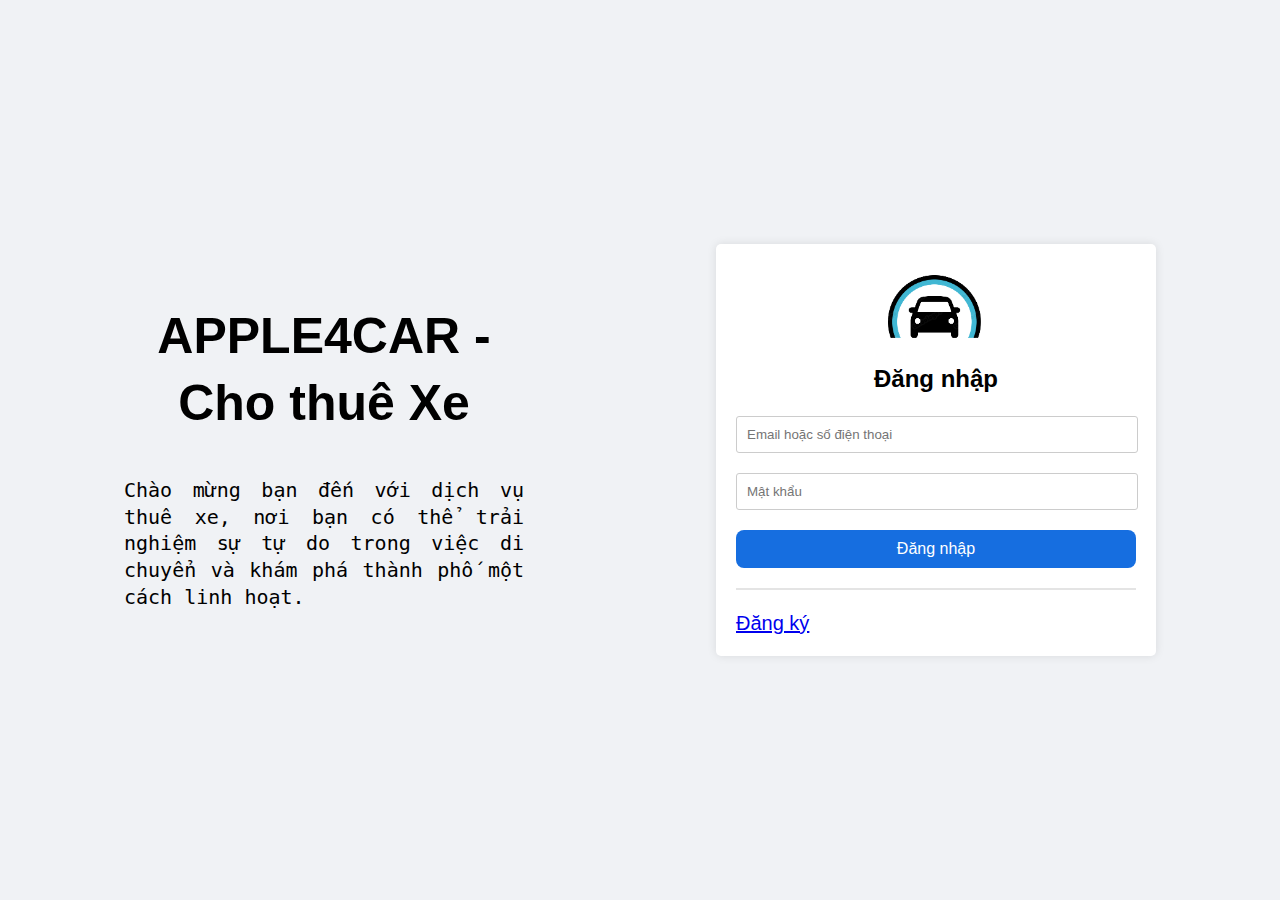
<file: Sign-Up.html>
<!DOCTYPE html>
<html lang="en">

<head>
  <meta charset="UTF-8" />
  <meta name="viewport" content="width=device-width, initial-scale=1.0" />
  <title>Đăng Nhập</title>
  <style>
    body {
      font-family: Arial, sans-serif;
      background-color: #f0f2f5;
      margin: 0;
      padding: 0;
    }

    .container {
      display: flex;
      justify-content: center;
      align-items: center;
      height: 100vh;
      width: auto;
      margin: 0 0px;
      line-height: 1.34;
      font-size: 20px;
    }

    p {
      font-family: monospace;
      text-align: justify;
      font-size: 20px;
    }

    .login-input {
      width: 400px;
      background-color: #fff;
      border-radius: 5px;
      padding: 20px;
      box-shadow: 0 0 10px rgba(0, 0, 0, 0.1);
    }

    .login-logo {
      width: 400px;
      display: flex;
      flex-direction: column;
      margin-right: 15vw;
      align-items: center;
    }

    .login-logo img {
      height: 80px;
    }

    .login-khoangcach {
      border: solid 1px #e4e4e4;
      margin: 20px auto;
    }

    h1 {
      font-size: 50px;
      margin-bottom: 20px;
      text-align: center;
    }

    h2 {
      font-size: 24px;
      margin-bottom: 20px;
      text-align: center;
    }

    input[type="text"],

    input[type="password"] {
      width: 95%;
      padding: 10px;
      margin-bottom: 20px;
      border: 1px solid #ccc;
      border-radius: 3px;
    }

    .login-button-log {
      background-color: #166ee0;
    }

    .login-button-rei {
      background-color: #3aa525;
    }

    button[type="submit"] {
      width: 100%;
      padding: 10px;
      color: #fff;
      border: none;
      border-radius: 8px;
      cursor: pointer;
      font-size: 16px;
    }

    button:hover {
      opacity: 0.9;
    }

    input:invalid {
      border: 1px solid red;
    }

    input[type="text"]:invalid,
    /* Thay đổi từ input[type="email"]:invalid thành input[type="text"]:invalid */
    input[type="password"]:invalid {
      border: 1px solid #ccc;
    }
  </style>
</head>

<body>
  <div class="container">
    <div class="login-logo">
      <h1>APPLE4CAR - Cho thuê Xe</h1>
      <p>
        Chào mừng bạn đến với dịch vụ thuê xe, nơi bạn có thể trải nghiệm sự tự do trong việc di chuyển và khám phá
        thành phố một cách linh hoạt.
      </p>
    </div>
    <div class="login-input">
      <div class="login-logo">
        <img src="./assets/images/logo-xe.png" alt="" />
      </div>
      <h2>Đăng nhập</h2>
      <form id="login-form">
        <input type="text" name="UserName" placeholder="Email hoặc số điện thoại" required />
        <input type="password" name="Pass" placeholder="Mật khẩu" required />
        <div class="button">
          <button type="submit" class="login-button-log">Đăng nhập</button>
        </div>
        <div class="login-khoangcach"></div>
        <div class="button">
          <a href="./login.html">Đăng ký</a>
        </div>
      </form>
    </div>
  </div>

  <script>
    // Lấy đối tượng form và các trường dữ liệu
    const form = document.getElementById('login-form');

    function setCookie(cookieName, cookieValue, expirationDays) {
    const expirationDate = new Date();
    expirationDate.setDate(expirationDate.getDate() + expirationDays);
    const expires = `expires=${expirationDate.toUTCString()}`;
    document.cookie = `${cookieName}=${cookieValue}; ${expires}`;
  }
  
    // Lắng nghe sự kiện submit của form đăng nhập
    form.addEventListener('submit', async (e) => {
      e.preventDefault(); // Ngăn chặn hành động mặc định của form

      const formData = new FormData(form);
      const UserName = formData.get('UserName');
      const Pass = formData.get('Pass');

      // Gửi yêu cầu POST đến API đăng nhập
      const response = await fetch('https://apple4car.onrender.com/dangnhap', {
        method: 'POST',
        headers: {
          'Content-Type': 'application/json'
        },
        body: JSON.stringify({ "UserName": UserName, "Pass": Pass })
      });

      const data = await response.json(); // Chuyển phản hồi thành dữ liệu JSON

      if (data.success == true) {
        localStorage.setItem('loggedInUser', UserName);
        const oneDay = 3 * 24 * 60 * 60 * 1000; // Số miligiây trong 1 ngày
        setCookie('ss', `${data.cookieValue}`, 3);
        // Nếu dữ liệu trả về có UserName (điều này chỉ ra tài khoản đúng), chuyển hướng đến trang chủ
        if(data.quyen =='admin     '){
          window.location.href = 'https://ap4car.000webhostapp.com/';
        }else{
          window.location.href = './index.html';
        }
        
      } else {
        // Nếu không có dữ liệu hoặc tài khoản không đúng, hiển thị thông báo lỗi
        alert(data.message);
      }
    }

    );
  </script>
</body>

</html>
</file>
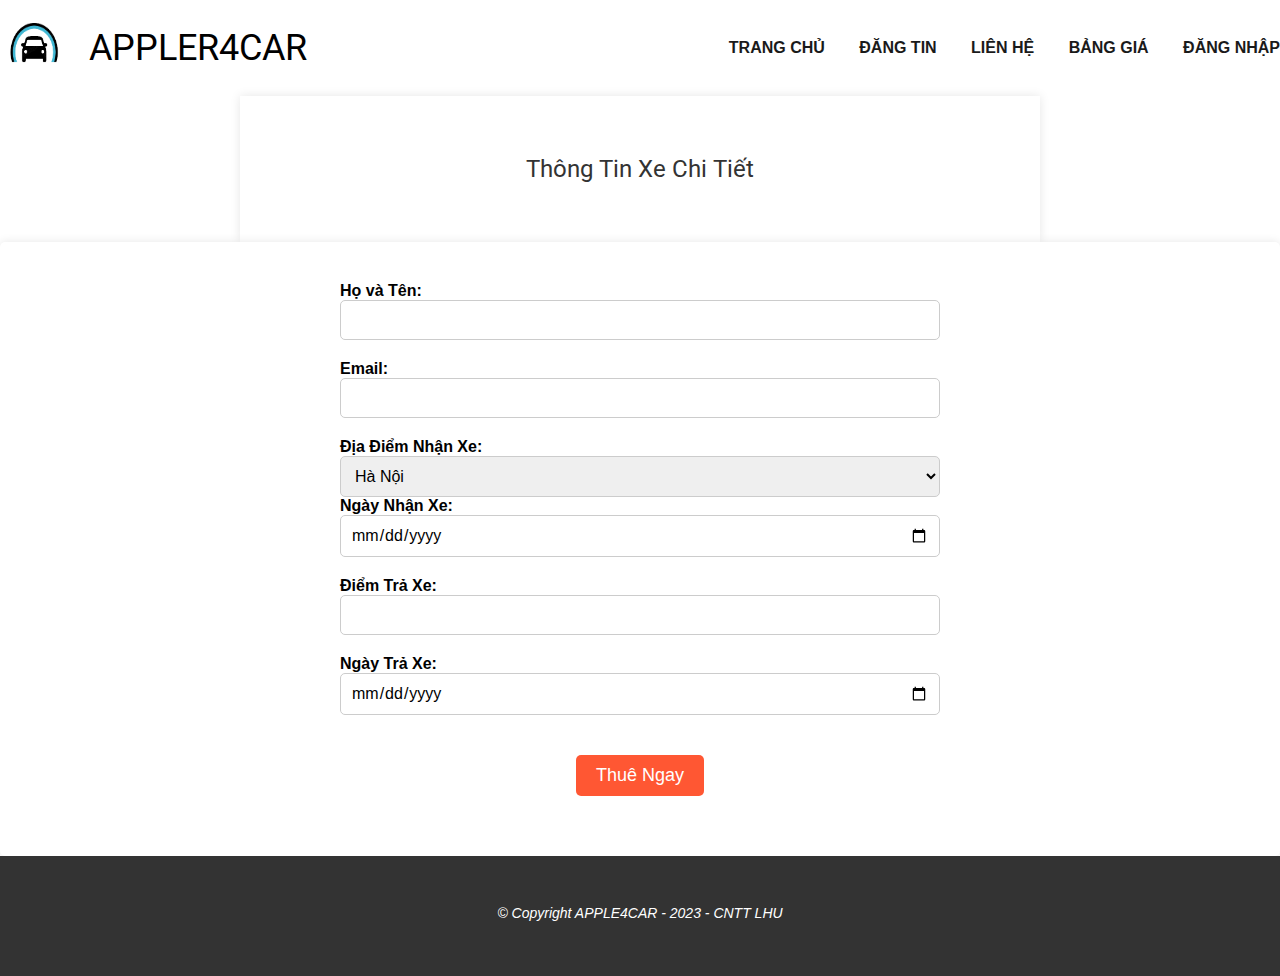
<file: thongtin.html>
<!DOCTYPE html>
<html lang="en">

<head>
  <meta charset="UTF-8">
  <meta name="viewport" content="width=device-width, initial-scale=1.0">
  <link rel="stylesheet" href="./assets/css/nicepage.css" media="screen">
  <link rel="stylesheet" href="./assets/css/price-list.css" media="screen">
  <script class="u-script" type="text/javascript" src="./assets/js/jquery.js" defer=""></script>
  <script class="u-script" type="text/javascript" src="./assets/js/nicepage.js" defer=""></script>
  <meta name="generator" content="Nicepage 5.19.3, nicepage.com">
  <link id="u-theme-google-font" rel="stylesheet"
    href="https://fonts.googleapis.com/css?family=Roboto:100,100i,300,300i,400,400i,500,500i,700,700i,900,900i|Open+Sans:300,300i,400,400i,500,500i,600,600i,700,700i,800,800i">
  <link id="u-page-google-font" rel="stylesheet"
    href="https://fonts.googleapis.com/css?family=Montserrat:100,100i,200,200i,300,300i,400,400i,500,500i,600,600i,700,700i,800,800i,900,900i">

  <script type="application/ld+json">{
		"@context": "http://schema.org",
		"@type": "Organization",
		"name": "",
		"logo": "https://pixabay.com/get/g912608e8e6096e020b5a5259bd4fe20362236b88308a480095ee267ba384b80c913b0d64fad0f1065723c644494f4378371fb102902cc74ede49c77e2470416f_1280.png"
}</script>
  <meta name="theme-color" content="#478ac9">
  <meta property="og:title" content="Home">
  <meta property="og:type" content="website">
  <meta data-intl-tel-input-cdn-path="intlTelInput/">
  <style>
    .detail-container {
      background-color: #fff;
      max-width: 800px;
      margin: 0 auto;
      padding: 20px;
      box-shadow: 0 0 10px rgba(0, 0, 0, 0.1);
    }

    .detail-content {
      text-align: center;
      padding: 20px;
    }

    .detail-content h2 {
      color: #333;
      font-size: 24px;
    }

    .detail-content img {
      max-width: 100%;
      margin: 20px 0;
    }

    .detail-content p {
      font-size: 18px;
      color: #777;
    }

    /* CSS cho biểu mẫu thông tin nhận xe */
    #pickup-info-form {
      background-color: #fff;
      padding: 40px;
      border-radius: 5px;
      box-shadow: 0 0 10px rgba(0, 0, 0, 0.1);
    }

    #pickup-info-form .container {
      max-width: 600px;
      margin: 0 auto;
    }

    #pickup-info-form form {
      display: flex;
      flex-direction: column;
      align-items: center;
    }

    .form-group {
      margin-bottom: 20px;
      width: 100%;
    }

    .form-group label {
      font-weight: bold;
    }

    .form-group input[type="text"],
    .form-group input[type="date"],
    .form-group input[type="time"],
    .form-group input[type="email"],
    .form-group select,
    .form-group textarea {
      width: 100%;
      padding: 10px;
      border: 1px solid #ccc;
      border-radius: 5px;
      font-size: 16px;
    }

    .form-group button {
      background-color: #ff5733;
      color: #fff;
      padding: 10px 20px;
      border: none;
      border-radius: 5px;
      cursor: pointer;
      font-size: 18px;
      transition: background-color 0.3s;
    }

    .form-group button:hover {
      background-color: #ff2600;
    }

    .button {
      text-align: center;
    }

    .location h4 {
      font-size: 20px;
      font-weight: bold;
      margin: 0;
      position: absolute;
      top: 50%;
      left: 50%;
      transform: translate(-50%, -50%);
      padding: 10px;
      background-color: rgba(255, 255, 255, 0.8);
      border-radius: 5px;
      width: 80%;
      color: #f2f2f2;
    }

    */
  </style>
  <title>Thông Tin Xe Chi Tiết</title>
</head>

<body>
  <header class="u-clearfix u-header u-header" id="sec-5344">
    <div class="u-clearfix u-sheet u-sheet-1">
      <a href="" class="u-align-left u-image u-logo u-image-1" data-image-width="1280" data-image-height="1280">
        <img src="./assets/images/logo-xe.png" class="u-logo-image u-logo-image-1">
      </a>
      <h3 class="u-text u-text-black u-text-1">APPL<span style="font-weight: 700;"></span>ER4CAR
      </h3>
      <nav class="u-align-right u-menu u-menu-one-level u-offcanvas u-menu-1" data-position="">
        <div class="menu-collapse"
          style="font-size: 1rem; letter-spacing: 0px; font-weight: 700; text-transform: uppercase;">
          <a class="u-button-style u-custom-active-border-color u-custom-active-color u-custom-border u-custom-border-color u-custom-border-radius u-custom-borders u-custom-color u-custom-hover-border-color u-custom-hover-color u-custom-left-right-menu-spacing u-custom-padding-bottom u-custom-text-active-color u-custom-text-color u-custom-text-decoration u-custom-text-hover-color u-custom-text-shadow u-custom-text-shadow-blur u-custom-text-shadow-color u-custom-text-shadow-transparency u-custom-text-shadow-x u-custom-text-shadow-y u-custom-top-bottom-menu-spacing u-nav-link u-text-active-palette-1-base u-text-hover-palette-2-base"
            href="#">
            <svg class="u-svg-link" viewBox="0 0 24 24">
              <use xmlns:xlink="http://www.w3.org/1999/xlink" xlink:href="#menu-hamburger"></use>
            </svg>
            <svg class="u-svg-content" version="1.1" id="menu-hamburger" viewBox="0 0 16 16" x="0px" y="0px"
              xmlns:xlink="http://www.w3.org/1999/xlink" xmlns="http://www.w3.org/2000/svg">
              <g>
                <rect y="1" width="16" height="2"></rect>
                <rect y="7" width="16" height="2"></rect>
                <rect y="13" width="16" height="2"></rect>
              </g>
            </svg>
          </a>
        </div>
        <div class="u-custom-menu u-nav-container">
          <span id="user-greeting"></span>
          <ul class="u-nav u-spacing-30 u-unstyled u-nav-1">
            <li class="u-nav-item"><a
                class="u-border-2 u-border-active-palette-1-base u-border-hover-palette-1-light-1 u-border-no-left u-border-no-right u-border-no-top u-button-style u-nav-link u-text-active-grey-90 u-text-grey-90 u-text-hover-grey-90"
                href="index.html" style="padding: 10px 0px;">Trang Chủ </a>
            </li>
            <li class="u-nav-item"><a
                class="u-border-2 u-border-active-palette-1-base u-border-hover-palette-1-light-1 u-border-no-left u-border-no-right u-border-no-top u-button-style u-nav-link u-text-active-grey-90 u-text-grey-90 u-text-hover-grey-90"
                href="Dangtin.html" style="padding: 10px 0px;">Đăng Tin </a>
            </li>
            <li class="u-nav-item"><a
                class="u-border-2 u-border-active-palette-1-base u-border-hover-palette-1-light-1 u-border-no-left u-border-no-right u-border-no-top u-button-style u-nav-link u-text-active-grey-90 u-text-grey-90 u-text-hover-grey-90"
                href="ConTact.html" style="padding: 10px 0px;">Liên Hệ </a>
            </li>
            <li class="u-nav-item"><a
                class="u-border-2 u-border-active-palette-1-base u-border-hover-palette-1-light-1 u-border-no-left u-border-no-right u-border-no-top u-button-style u-nav-link u-text-active-grey-90 u-text-grey-90 u-text-hover-grey-90"
                href="price-list.html" style="padding: 10px 0px;">Bảng Giá </a>
            </li>
            <li class="u-nav-item"><a
                class="u-border-2 u-border-active-palette-1-base u-border-hover-palette-1-light-1 u-border-no-left u-border-no-right u-border-no-top u-button-style u-nav-link u-text-active-grey-90 u-text-grey-90 u-text-hover-grey-90"
                href="Sign-Up.html" style="padding: 10px 0px;">Đăng Nhập </a>
            </li>
          </ul>
        </div>
        <div class="u-custom-menu u-nav-container-collapse">
          <div class="u-black u-container-style u-inner-container-layout u-opacity u-opacity-95 u-sidenav">
            <div class="u-inner-container-layout u-sidenav-overflow">
              <div class="u-menu-close"></div>
              <ul class="u-align-center u-nav u-popupmenu-items u-unstyled u-nav-2">
                <li class="u-nav-item"><a class="u-button-style u-nav-link" href="index.html">Trang Chủ </a>
                </li>
                <li class="u-nav-item"><a class="u-button-style u-nav-link" href="Dangtin.html">Đăng Tin </a>
                </li>
                <li class="u-nav-item"><a class="u-button-style u-nav-link" href="Contact.html">Liên Hệ </a>
                </li>
                <li class="u-nav-item"><a class="u-button-style u-nav-link" href="price-list.html">Bảng Giá </a>
                </li>
                <li class="u-nav-item"><a class="u-button-style u-nav-link" href="Sign-Up.html">Đăng Nhập </a>
                </li>
              </ul>
            </div>
          </div>
          <div class="u-black u-menu-overlay u-opacity u-opacity-70"></div>
        </div>
      </nav>
    </div>
  </header>



  <div class="detail-container">
    <div class="detail-content">
      <h2>Thông Tin Xe Chi Tiết</h2>
      <div id="xeDetail">

      </div>
    </div>
  </div>
  <section id="pickup-info-form">
    <div class="container">
      <form id="pickup-form" action="https://apple4car.onrender.com/thongtin" method="post">

        <div class="form-group">
          <label for="HoTen">Họ và Tên:</label>
          <input type="text" id="HoTen" name="HoTen" required>
        </div>
        <div class="form-group">
          <label for="Email">Email:</label>
          <input type="Email" id="Email" name="Email" required>
        </div>
        <div class="form-group">
          <label for="DiemNhan">Địa Điểm Nhận Xe:</label>
          <select id="DiemNhan" name="DiemNhan" required>
            <option value="Hà Nội">Hà Nội</option>
            <option value="Hà Giang">Hà Giang</option>
           
            <option value="Hồ Chí Minh">Hồ Chí Minh</option>
          </select>
      
          <div class="form-group">
            <label for="NgayNhan">Ngày Nhận Xe:</label>
            <input type="date" id="NgayNhan" name="NgayNhan" required>
          </div>
          <div class="form-group">
            <label for="DiemTra">Điểm Trả Xe:</label>
            <input type="text" id="DiemTra" name="DiemTra" required>
          </div>
          <div class="form-group">
            <label for="NgayTra">Ngày Trả Xe:</label>
            <input type="date" id="NgayTra" name="NgayTra" required>
          </div>
        </div>
        <div class="form-group button">
          <button type="submit">Thuê Ngay</button>
        </div>
      </form>
    </div>
  </section>
  <script>
    document.addEventListener("DOMContentLoaded", async function () {
      const xeDetail = document.getElementById("xeDetail");

      // Lấy ID xe từ URL
      const urlParams = new URLSearchParams(window.location.search);
      const MaXe = parseInt(urlParams.get("MaXe")); // Parse MaXe as an integer
      const MaLoaiXe = urlParams.get("MaLoaiXe");

      if (MaXe) {
        try {
          // Tải thông tin xe từ API
          const response = await fetch(`https://apple4car.onrender.com/getxe/${MaXe}`);
          if (response.status === 200) {
            const data = await response.json();

            // Tạo các phần tử để hiển thị thông tin xe
            const img = document.createElement("img");
            img.src = data.Anh;
            img.alt = data.TenXe;

            const h2 = document.createElement("h2");
            h2.textContent = data.TenXe;

            const bienSoXe = document.createElement("p");
            bienSoXe.textContent = `Biển số xe: ${data.BienSo}`;

            const ghiChu = document.createElement("p");
            ghiChu.textContent = `Trạng Thái: ${data.GhiChu}`;

            // Hiển thị thông tin về xe
            xeDetail.appendChild(img);
            xeDetail.appendChild(h2);
            xeDetail.appendChild(bienSoXe);
            xeDetail.appendChild(ghiChu);

            // Tải giá thuê xe từ API thứ hai
            const priceResponse = await fetch("https://apple4car.onrender.com/thongtinxe");
            if (priceResponse.status === 200) {
              const priceData = await priceResponse.json();
              const rentalPrice = priceData.find(item => item.MaXe === MaXe);
              if (rentalPrice) {
                const giaThue = document.createElement("p");
                giaThue.textContent = `Giá thuê: ${rentalPrice.Gia.toLocaleString('vi-VN')} VNĐ/Ngày`;
                xeDetail.appendChild(giaThue);
                {
                  const giaThuePerDay = rentalPrice.Gia; // Lấy giá thuê mỗi ngày từ API
                  const NgayNhanInput = document.getElementById("NgayNhan");
                  const NgayTraInput = document.getElementById("NgayTra");

                  NgayNhanInput.addEventListener("input", updateTotalPrice);
                  NgayTraInput.addEventListener("input", updateTotalPrice);

                  async function updateTotalPrice() {
                    const ngayNhan = new Date(NgayNhanInput.value);
                    const ngayTra = new Date(NgayTraInput.value);
                    // Tạo một div để chứa tổng giá thuê
                    const totalPriceContainer = document.createElement("div");
                    totalPriceContainer.id = "totalPriceContainer";

                    if (!isNaN(ngayNhan) && !isNaN(ngayTra) && ngayTra >= ngayNhan) {
                      const soNgayThue = Math.ceil((ngayTra - ngayNhan) / (1000 * 60 * 60 * 24));

                      if (!isNaN(giaThuePerDay) && !isNaN(soNgayThue)) {
                        const totalPrice = giaThuePerDay * soNgayThue;

                        // Hiển thị tổng giá thuê
                        const totalPriceElement = document.createElement("p");
                        totalPriceContainer.innerHTML = `<p>Tổng Giá Thuê: ${totalPrice.toLocaleString('vi-VN')} VNĐ</p>`;
                        // Lấy phần tử biểu mẫu
                        const pickupForm = document.getElementById("pickup-form");

                        // Chèn phần tử tổng giá thuê vào trước nút "Thuê Ngay"
                        pickupForm.insertBefore(totalPriceContainer, pickupForm.querySelector(".button"));

                        // Xóa tổng giá thuê cũ (nếu có) và thêm giá trị mới
                        const oldTotalPrice = document.getElementById("totalPrice");
                        if (oldTotalPrice) {
                          oldTotalPrice.remove();
                        }
                        xeDetail.appendChild(totalPriceElement);
                      }
                    }
                  }
                }
              }
            }
          } else {
            throw new Error("Lỗi Tải Dữ Liệu Xe Chi Tiết");
          }
        } catch (error) {
          console.log("Lỗi Tải Dữ Liệu Xe Chi Tiết: " + error);
        }
      }

    });


  </script>
<script>
  function deleteCookie(cookieName) {
  document.cookie = `${cookieName}=; expires=Thu, 01 Jan 1970 00:00:00 UTC`;
}
document.addEventListener('DOMContentLoaded', function () {
  const loggedInUser = localStorage.getItem('loggedInUser');
  const userGreeting = document.getElementById('user-greeting');
  const loginLink = document.querySelector('a[href="Sign-Up.html"]');

  if (loggedInUser) {
      // Đã đăng nhập, hiển thị tên người dùng và liên kết "Đăng Xuất"
      if (userGreeting) {
          userGreeting.textContent = `Xin chào, ${loggedInUser}`;
      }

      const logoutButton = document.createElement('a');
      logoutButton.textContent = 'Đăng Xuất';
      logoutButton.href = '#';

      // Xử lý sự kiện đăng xuất
      logoutButton.addEventListener('click', () => {
          // Xóa thông tin đăng nhập và quay trở lại trang đăng nhập
          deleteCookie('ss')
          localStorage.removeItem('loggedInUser');
          window.location.href = 'Sign-Up.html';
      });

      // Thay thế liên kết "Đăng Nhập" bằng liên kết "Đăng Xuất"
      if (loginLink) {
          loginLink.replaceWith(logoutButton);
      }
  }
});

</script>
    <footer class="u-align-center u-clearfix u-footer u-grey-80 u-footer" id="sec-47a3">
      <div class="u-clearfix u-sheet u-sheet-1">
          <p class="u-align-center u-small-text u-text u-text-variant u-text-1">© Copyright APPLE4CAR - 2023 -
              CNTT LHU</p>
      </div>
  </footer>
</body>

</html>
</file>
